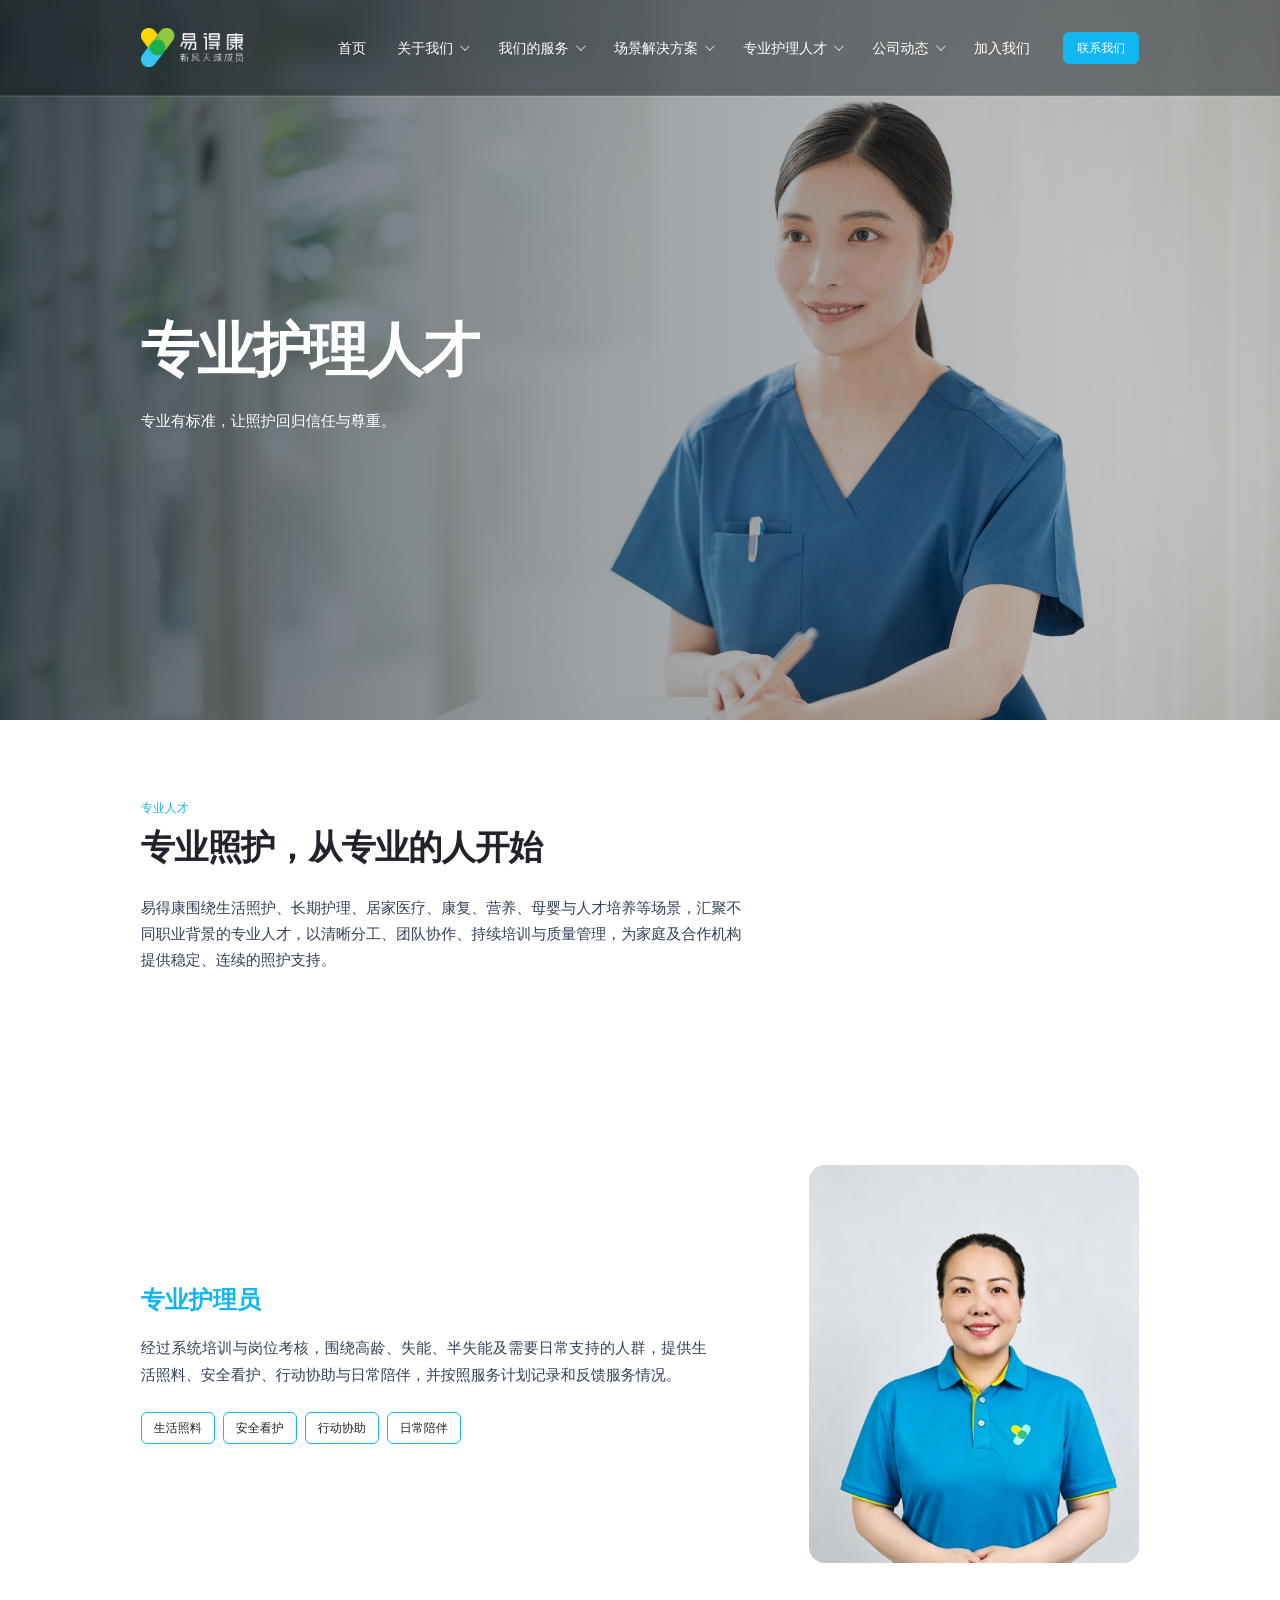
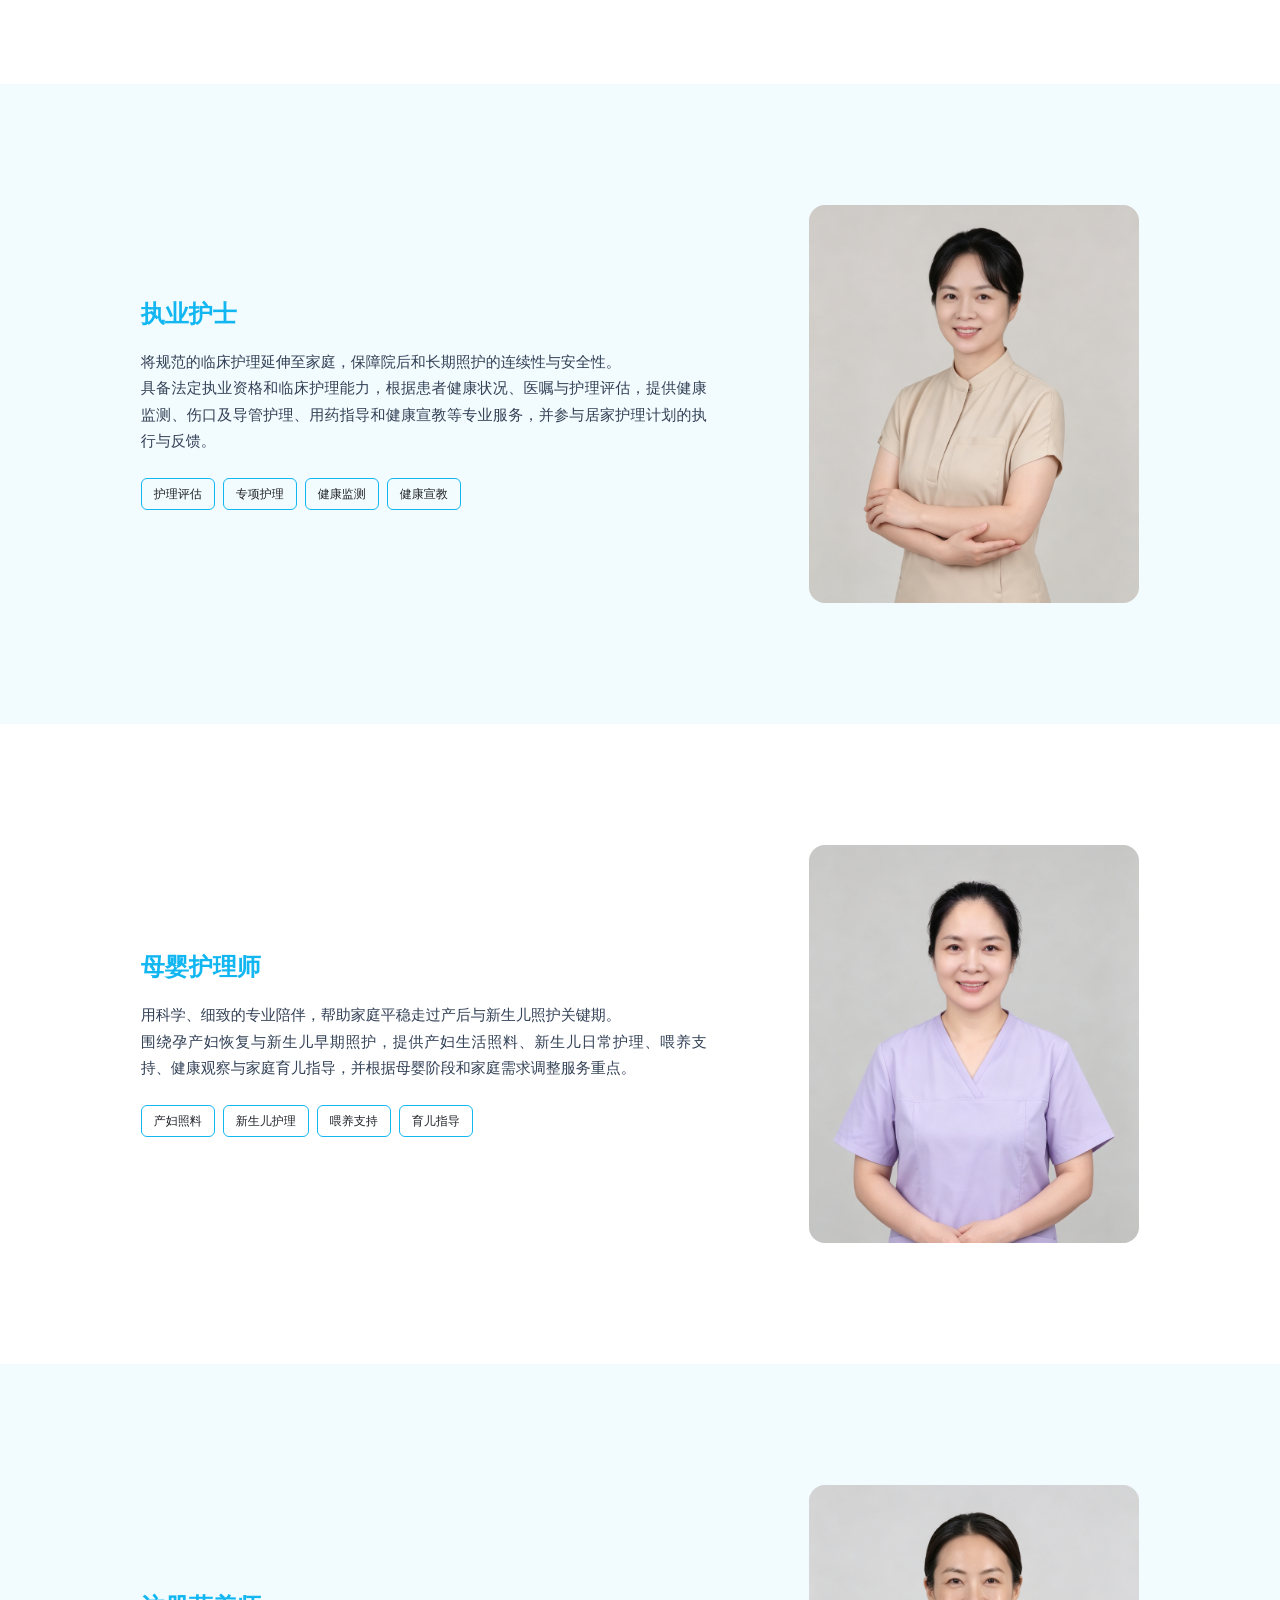
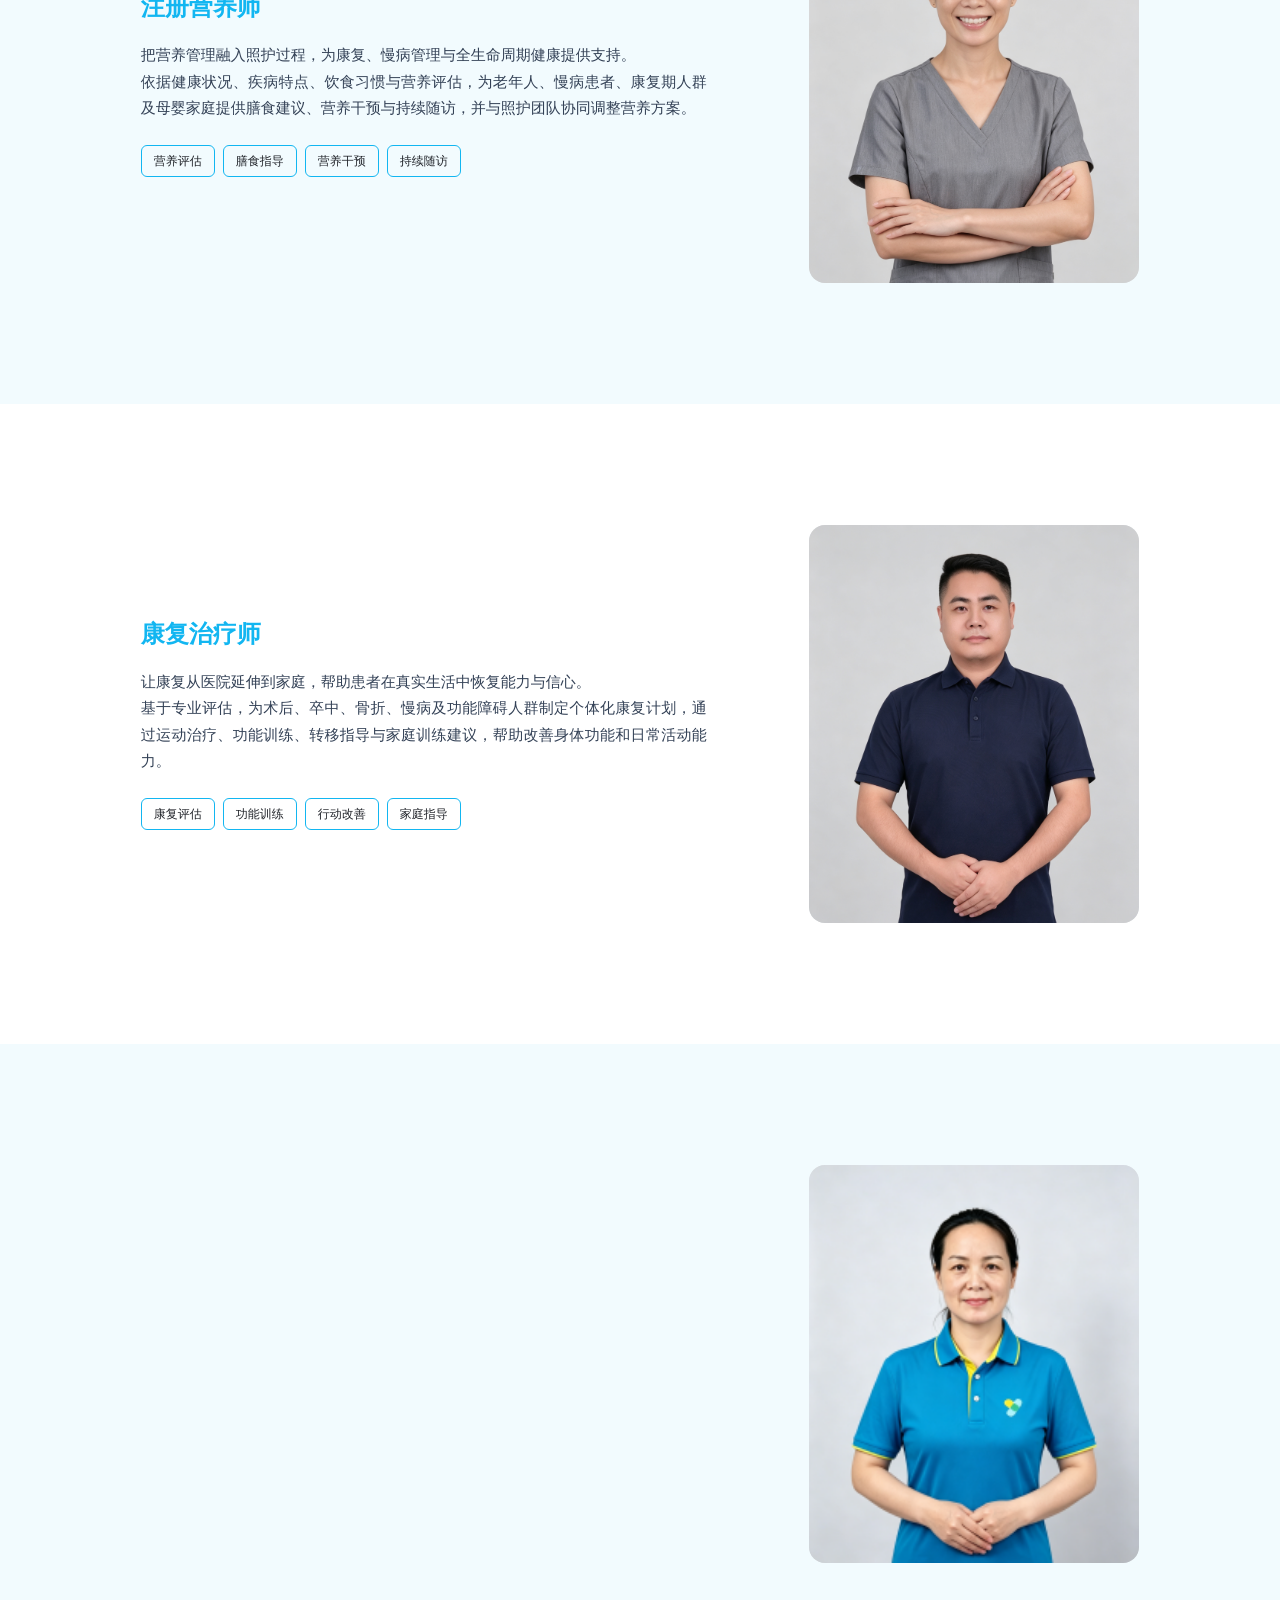
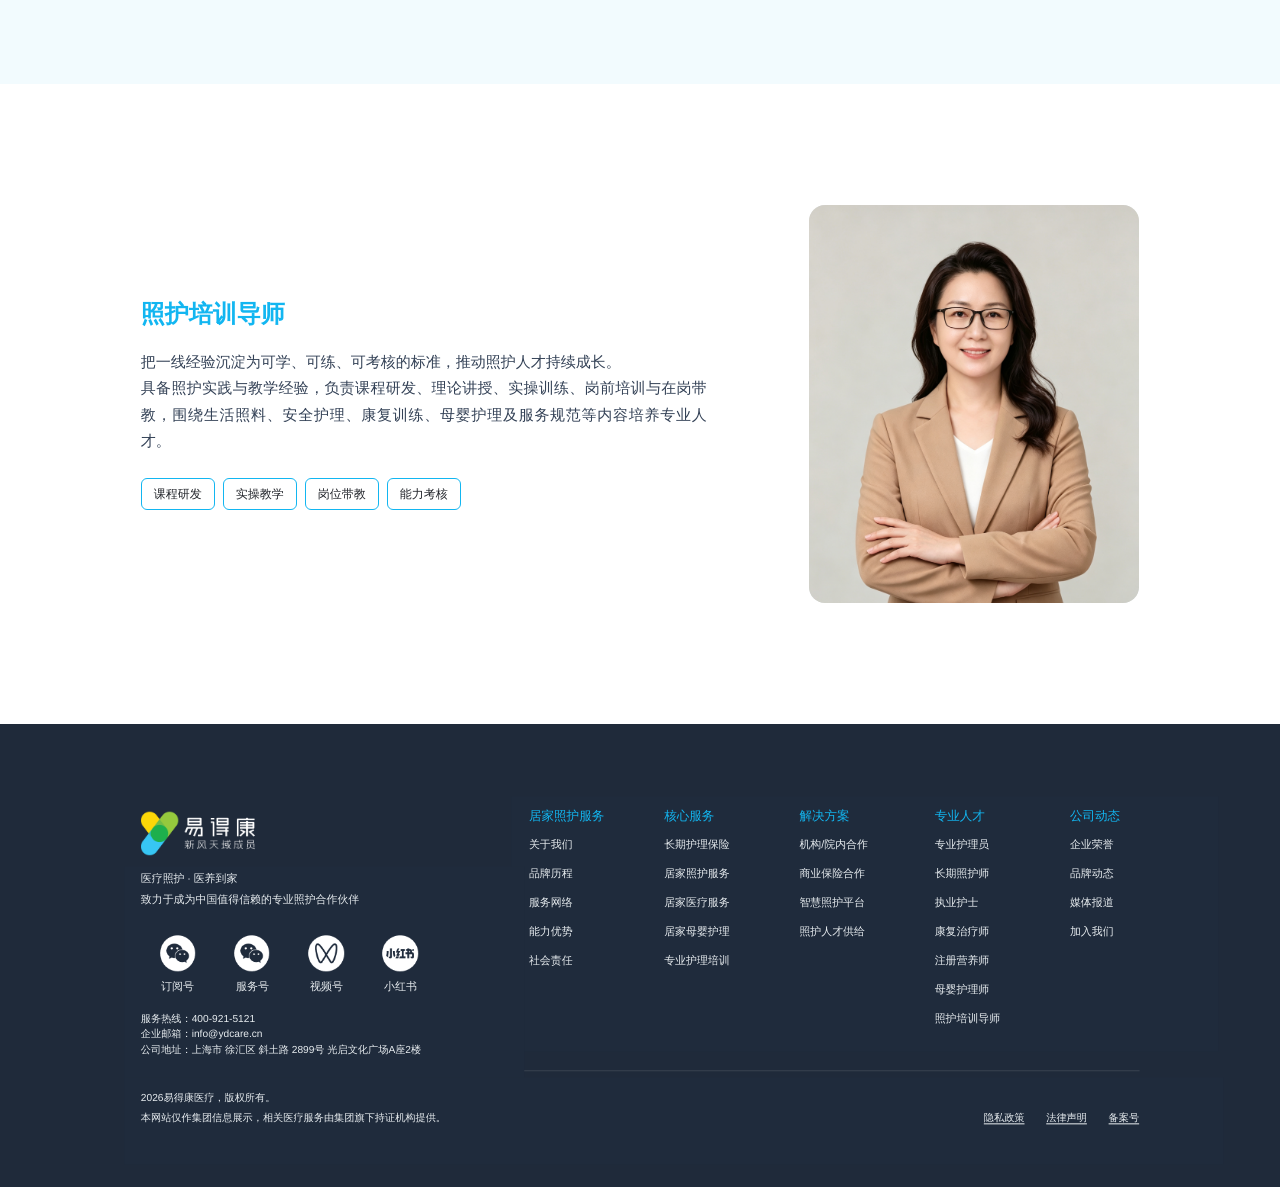
<file: 专业护理人才.html>
<!doctype html>
<html lang="zh-CN" class="page-restoring">
<head>
  <meta charset="utf-8">
  <meta name="viewport" content="width=device-width,initial-scale=1">
  <meta name="description" content="专业护理人才｜易得康医疗">
  <title>专业护理人才｜易得康医疗</title>
<link rel="icon" type="image/x-icon" sizes="16x16 32x32 48x48 64x64" href="favicon.ico?v=20260831-ydcare">
<link rel="icon" type="image/png" sizes="32x32" href="favicon-32x32.png?v=20260831-ydcare">
<link rel="icon" type="image/svg+xml" sizes="any" href="favicon.svg?v=20260831-ydcare">
<link rel="apple-touch-icon" sizes="180x180" href="apple-touch-icon.png?v=20260831-ydcare">
  <link rel="stylesheet" href="ydc-common.css">
  <script>if('scrollRestoration' in history) history.scrollRestoration='manual'</script>
  <style>
    .talent-intro {
      padding: clamp(78px, 6.25vw, 120px) 0 clamp(70px, 5vw, 96px);
      background: #fff;
    }

    .talent-intro .ydc-title {
      margin-top: 0;
    }

    .talent-intro .ydc-body {
      max-width: 72ch;
      margin: clamp(24px, 2vw, 38px) 0 0;
    }

    .talent-list {
      background: #fff;
    }

    .talent-row {
      min-height: 640px;
      display: flex;
      align-items: center;
      padding-inline: max(var(--ydc-safe-gutter), calc((100vw - var(--ydc-content)) / 2));
      background: #fff;
    }

    .talent-row:nth-child(even) {
      background: #f2fbfe;
    }

    .talent-row-inner {
      /* 与页面标题共用同一内容安全线，不再重复向内缩进。 */
      width: 100%;
      max-width: var(--ydc-content);
      min-height: 640px;
      margin-inline: auto;
      display: grid;
      grid-template-columns: minmax(0, 710px) clamp(330px, 21.4vw, 411px);
      justify-content: space-between;
      align-items: center;
      gap: clamp(72px, 8vw, 154px);
    }

    .talent-copy {
      align-self: center;
    }

    .talent-role {
      margin: 0 0 clamp(20px, 1.6vw, 30px);
      color: var(--ydc-blue);
      font-size: var(--ydc-h3);
      line-height: 1.3;
      font-weight: 600;
    }

    .talent-copy .ydc-body {
      margin: 0;
      max-width: 710px;
    }

    .talent-copy .ydc-tags {
      display: flex;
      flex-wrap: wrap;
      align-items: center;
      gap: 8px;
      max-width: 710px;
      margin-top: clamp(18px, 1.8vw, 34px);
    }

    .talent-copy .ydc-tag {
      flex: 0 0 auto;
      width: auto;
      height: 32px;
      min-height: 32px;
      padding: 0 12px;
      border-width: 1px;
      border-radius: var(--ydc-r-sm);
      font-size: var(--ydc-small);
      line-height: 1.4;
      white-space: nowrap;
    }

    .talent-photo {
      width: 100%;
      aspect-ratio: 411 / 496;
      display: block;
      object-fit: cover;
      object-position: center top;
      border-radius: var(--ydc-r-lg);
      background: #e9eef1;
    }

    @media (max-width: 1180px) {
      .talent-row,
      .talent-row-inner {
        min-height: 560px;
      }

      .talent-row-inner {
        grid-template-columns: minmax(0, 1fr) minmax(290px, 34%);
        gap: 54px;
      }

      .talent-copy .ydc-tags { gap: 8px; }
    }

    @media (max-width: 760px) {
      .talent-intro {
        padding: 66px 0 58px;
      }

      .talent-row {
        min-height: 0;
        padding: 62px 0;
      }

      .talent-row-inner {
        width: calc(100% - 40px);
        min-height: 0;
        grid-template-columns: 1fr;
        gap: 34px;
      }

      .talent-photo {
        width: min(100%, 410px);
        justify-self: center;
      }
    }
  </style>
</head>
<body>
  <div data-ydc-header></div>

  <main>
    <section class="ydc-hero">
      <img class="ydc-hero-bg" src="网站切图/内页/figma-原型资源/images/091d487d25d21fd88daa3d410a6e7054f2765b40.jpg" alt="专业护理人才">
      <div class="ydc-container ydc-hero-copy">
        <h1>专业护理人才</h1>
        <p>专业有标准，让照护回归信任与尊重。</p>
      </div>
    </section>

    <section class="talent-intro">
      <div class="ydc-container">
        <p class="ydc-kicker">专业人才</p>
        <h2 class="ydc-title">专业照护，从专业的人开始</h2>
        <p class="ydc-body">易得康围绕生活照护、长期护理、居家医疗、康复、营养、母婴与人才培养等场景，汇聚不同职业背景的专业人才，以清晰分工、团队协作、持续培训与质量管理，为家庭及合作机构提供稳定、连续的照护支持。</p>
      </div>
    </section>

    <div class="talent-list">
      <section class="talent-row" id="专业护理员">
        <div class="talent-row-inner">
          <div class="talent-copy ydc-reveal">
            <h2 class="talent-role">专业护理员</h2>
            <p class="ydc-body">经过系统培训与岗位考核，围绕高龄、失能、半失能及需要日常支持的人群，提供生活照料、安全看护、行动协助与日常陪伴，并按照服务计划记录和反馈服务情况。</p>
            <div class="ydc-tags"><span class="ydc-tag">生活照料</span><span class="ydc-tag">安全看护</span><span class="ydc-tag">行动协助</span><span class="ydc-tag">日常陪伴</span></div>
          </div>
          <img class="talent-photo ydc-reveal" src="网站切图/内页/专业护理人才/01-专业护理员.png" alt="专业护理员">
        </div>
      </section>

      <section class="talent-row" id="执业护士">
        <div class="talent-row-inner">
          <div class="talent-copy ydc-reveal">
            <h2 class="talent-role">执业护士</h2>
            <p class="ydc-body">将规范的临床护理延伸至家庭，保障院后和长期照护的连续性与安全性。<br>具备法定执业资格和临床护理能力，根据患者健康状况、医嘱与护理评估，提供健康监测、伤口及导管护理、用药指导和健康宣教等专业服务，并参与居家护理计划的执行与反馈。</p>
            <div class="ydc-tags"><span class="ydc-tag">护理评估</span><span class="ydc-tag">专项护理</span><span class="ydc-tag">健康监测</span><span class="ydc-tag">健康宣教</span></div>
          </div>
          <img class="talent-photo ydc-reveal" src="网站切图/内页/专业护理人才/02-执业护士.png" alt="执业护士">
        </div>
      </section>

      <section class="talent-row" id="母婴护理师">
        <div class="talent-row-inner">
          <div class="talent-copy ydc-reveal">
            <h2 class="talent-role">母婴护理师</h2>
            <p class="ydc-body">用科学、细致的专业陪伴，帮助家庭平稳走过产后与新生儿照护关键期。<br>围绕孕产妇恢复与新生儿早期照护，提供产妇生活照料、新生儿日常护理、喂养支持、健康观察与家庭育儿指导，并根据母婴阶段和家庭需求调整服务重点。</p>
            <div class="ydc-tags"><span class="ydc-tag">产妇照料</span><span class="ydc-tag">新生儿护理</span><span class="ydc-tag">喂养支持</span><span class="ydc-tag">育儿指导</span></div>
          </div>
          <img class="talent-photo ydc-reveal" src="网站切图/内页/专业护理人才/03-母婴护理师.png" alt="母婴护理师">
        </div>
      </section>

      <section class="talent-row" id="注册营养师">
        <div class="talent-row-inner">
          <div class="talent-copy ydc-reveal">
            <h2 class="talent-role">注册营养师</h2>
            <p class="ydc-body">把营养管理融入照护过程，为康复、慢病管理与全生命周期健康提供支持。<br>依据健康状况、疾病特点、饮食习惯与营养评估，为老年人、慢病患者、康复期人群及母婴家庭提供膳食建议、营养干预与持续随访，并与照护团队协同调整营养方案。</p>
            <div class="ydc-tags"><span class="ydc-tag">营养评估</span><span class="ydc-tag">膳食指导</span><span class="ydc-tag">营养干预</span><span class="ydc-tag">持续随访</span></div>
          </div>
          <img class="talent-photo ydc-reveal" src="网站切图/内页/专业护理人才/04-注册营养师.png" alt="注册营养师">
        </div>
      </section>

      <section class="talent-row" id="康复治疗师">
        <div class="talent-row-inner">
          <div class="talent-copy ydc-reveal">
            <h2 class="talent-role">康复治疗师</h2>
            <p class="ydc-body">让康复从医院延伸到家庭，帮助患者在真实生活中恢复能力与信心。<br>基于专业评估，为术后、卒中、骨折、慢病及功能障碍人群制定个体化康复计划，通过运动治疗、功能训练、转移指导与家庭训练建议，帮助改善身体功能和日常活动能力。</p>
            <div class="ydc-tags"><span class="ydc-tag">康复评估</span><span class="ydc-tag">功能训练</span><span class="ydc-tag">行动改善</span><span class="ydc-tag">家庭指导</span></div>
          </div>
          <img class="talent-photo ydc-reveal" src="网站切图/内页/专业护理人才/05-康复治疗师.png" alt="康复治疗师">
        </div>
      </section>

      <section class="talent-row" id="长期照护师">
        <div class="talent-row-inner">
          <div class="talent-copy ydc-reveal">
            <h2 class="talent-role">长期照护师</h2>
            <p class="ydc-body">连接制度保障与家庭需要，提升失能照护的专业化和职业化水平。<br>面向失能人员及有长期照护需求的人群，提供基本生活照料以及与之密切相关的护理协助、功能维护、风险识别和心理支持。</p>
            <div class="ydc-tags"><span class="ydc-tag">失能照护</span><span class="ydc-tag">功能维护</span><span class="ydc-tag">风险识别</span><span class="ydc-tag">心理支持</span></div>
          </div>
          <img class="talent-photo ydc-reveal" src="网站切图/内页/专业护理人才/06-长期照护师.png" alt="长期照护师">
        </div>
      </section>

      <section class="talent-row" id="照护培训导师">
        <div class="talent-row-inner">
          <div class="talent-copy ydc-reveal">
            <h2 class="talent-role">照护培训导师</h2>
            <p class="ydc-body">把一线经验沉淀为可学、可练、可考核的标准，推动照护人才持续成长。<br>具备照护实践与教学经验，负责课程研发、理论讲授、实操训练、岗前培训与在岗带教，围绕生活照料、安全护理、康复训练、母婴护理及服务规范等内容培养专业人才。</p>
            <div class="ydc-tags"><span class="ydc-tag">课程研发</span><span class="ydc-tag">实操教学</span><span class="ydc-tag">岗位带教</span><span class="ydc-tag">能力考核</span></div>
          </div>
          <img class="talent-photo ydc-reveal" src="网站切图/内页/专业护理人才/07-照护培训导师.png" alt="照护培训导师">
        </div>
      </section>
    </div>
  </main>

  <div data-ydc-footer></div>
  <script src="ydc-common.js"></script>
</body>
</html>
</file>
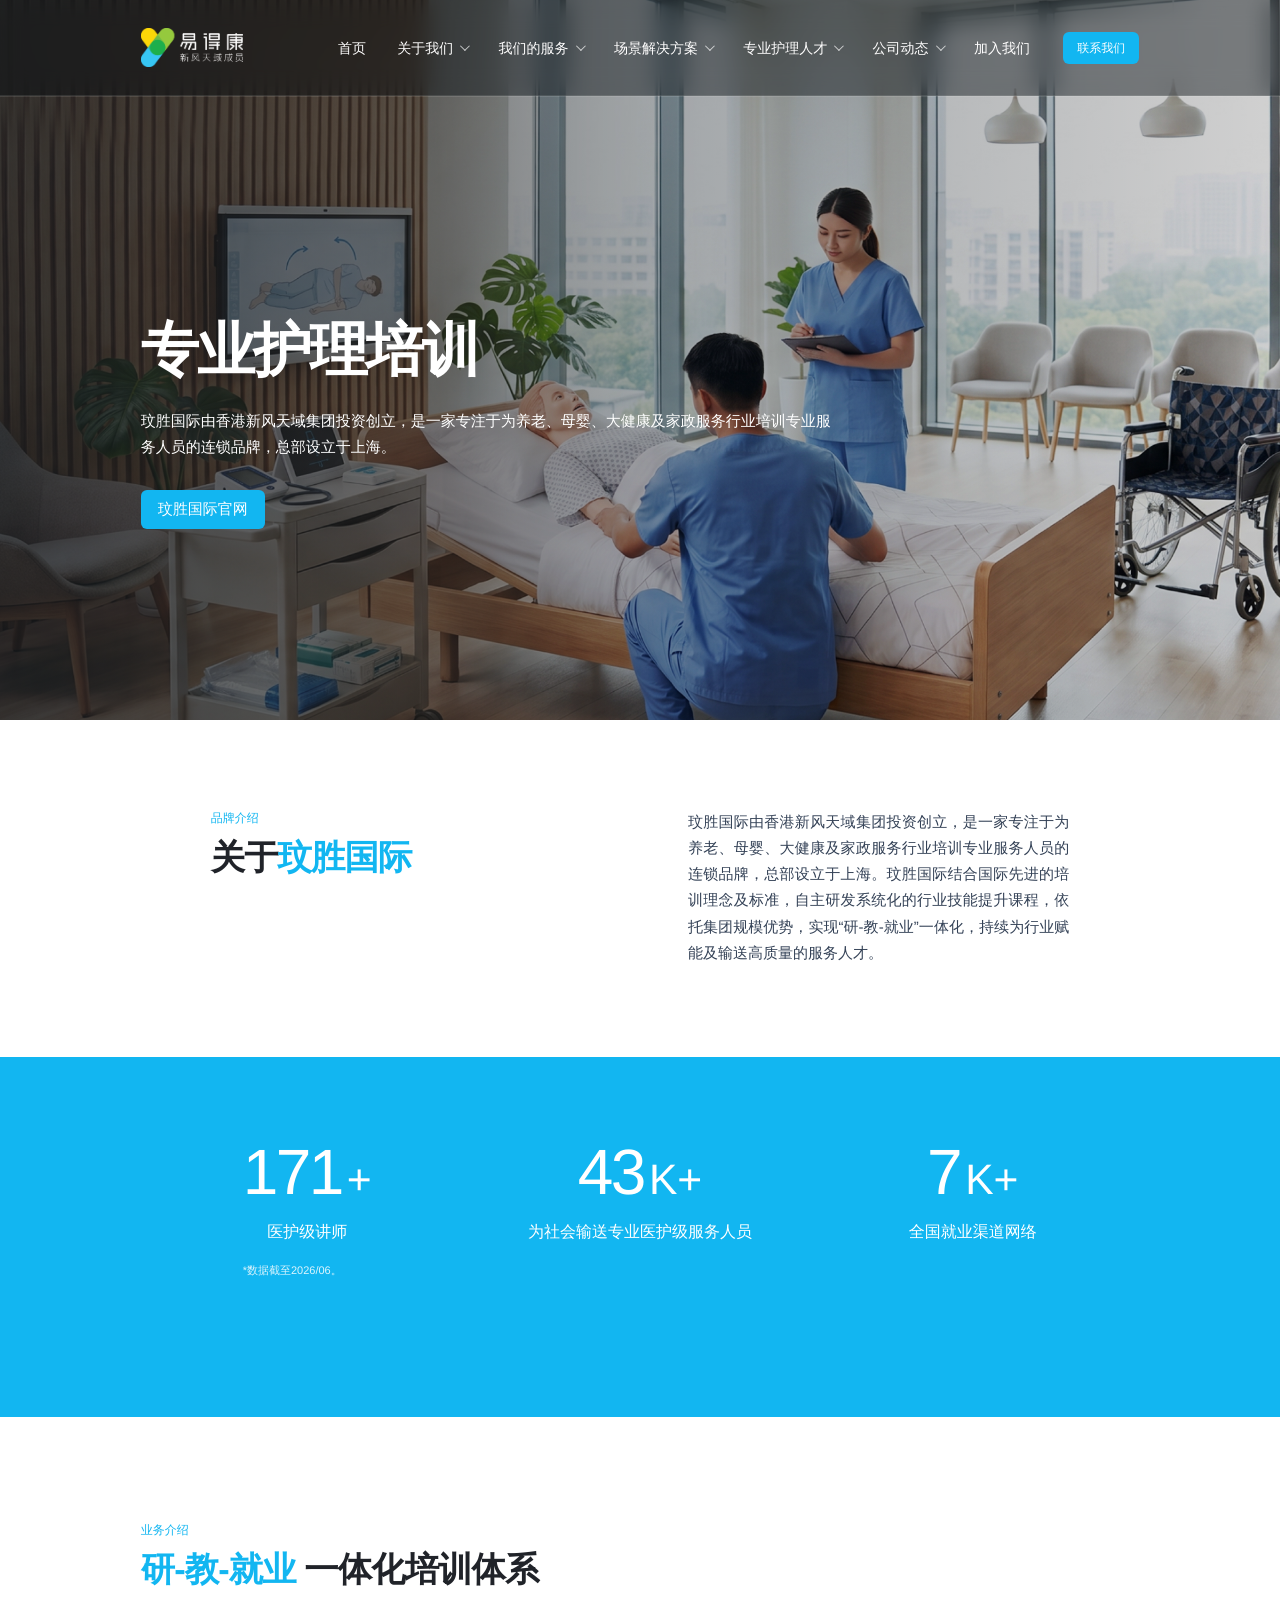
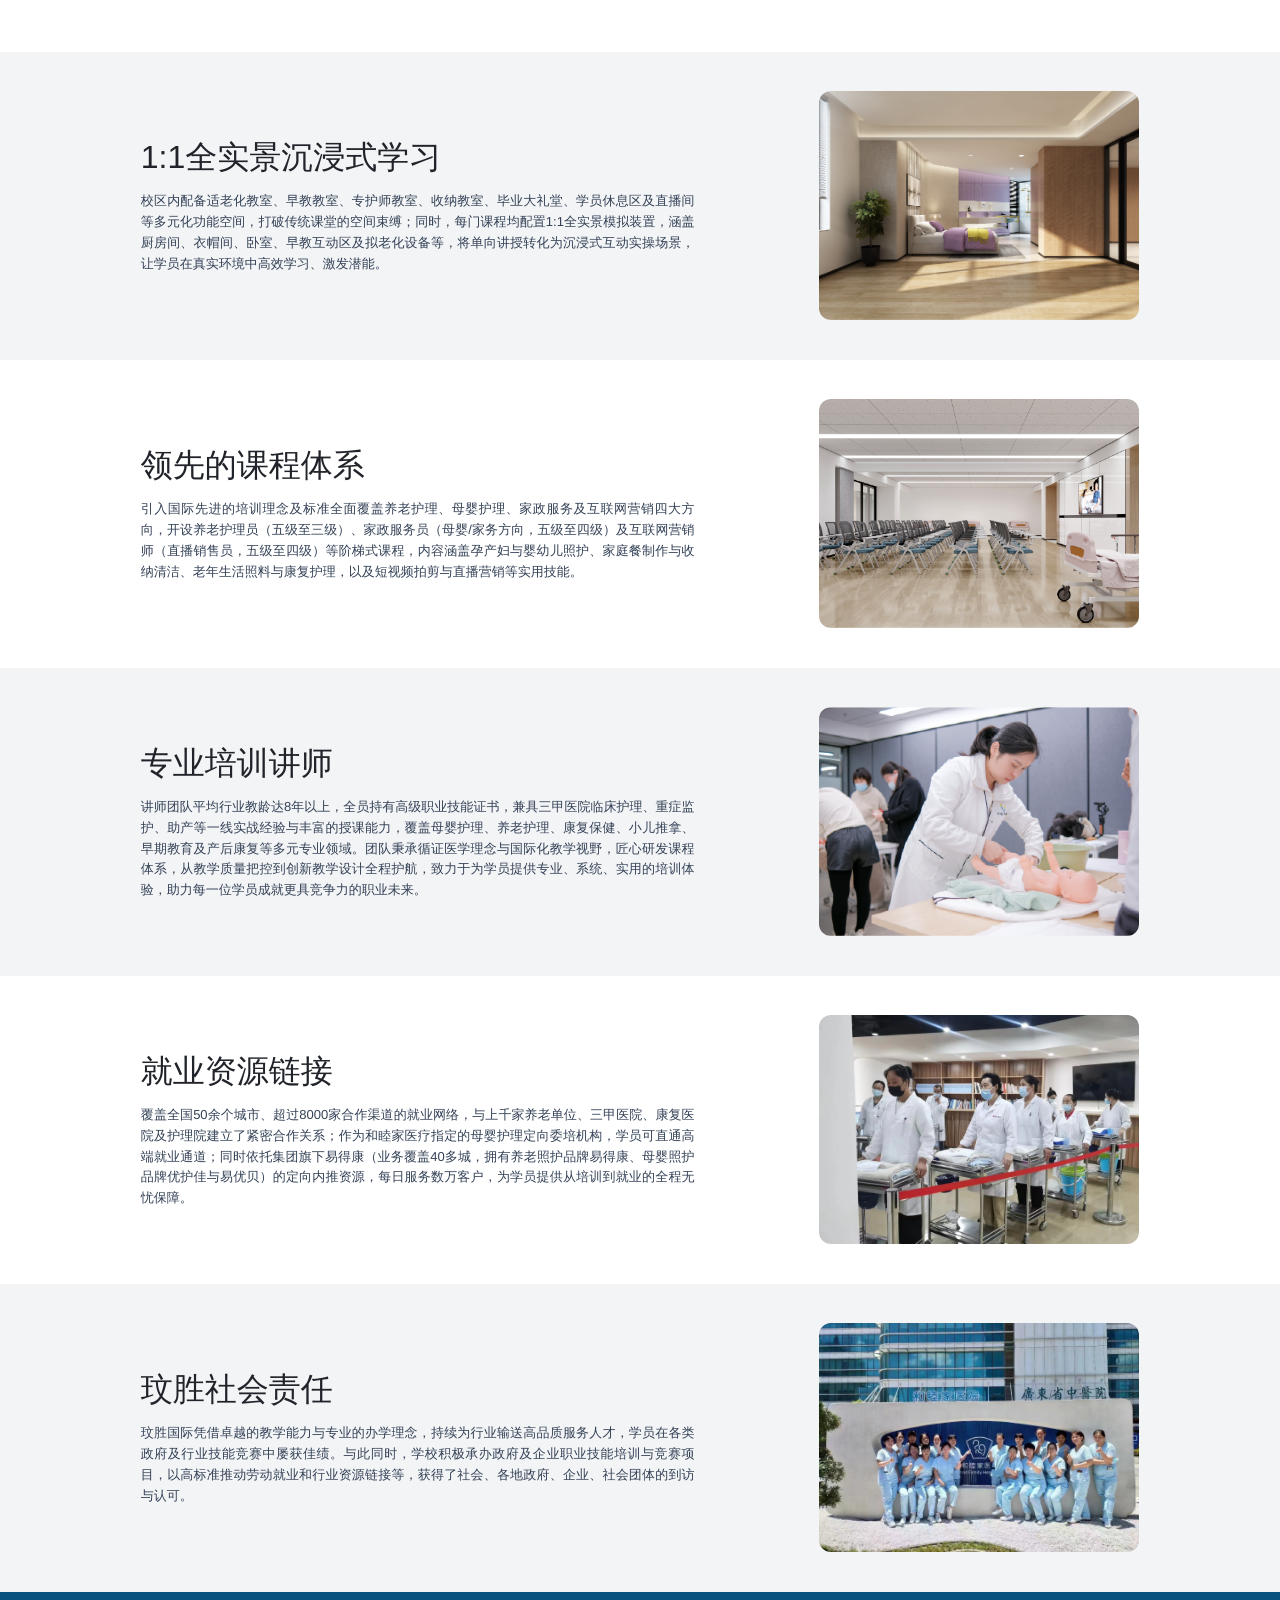
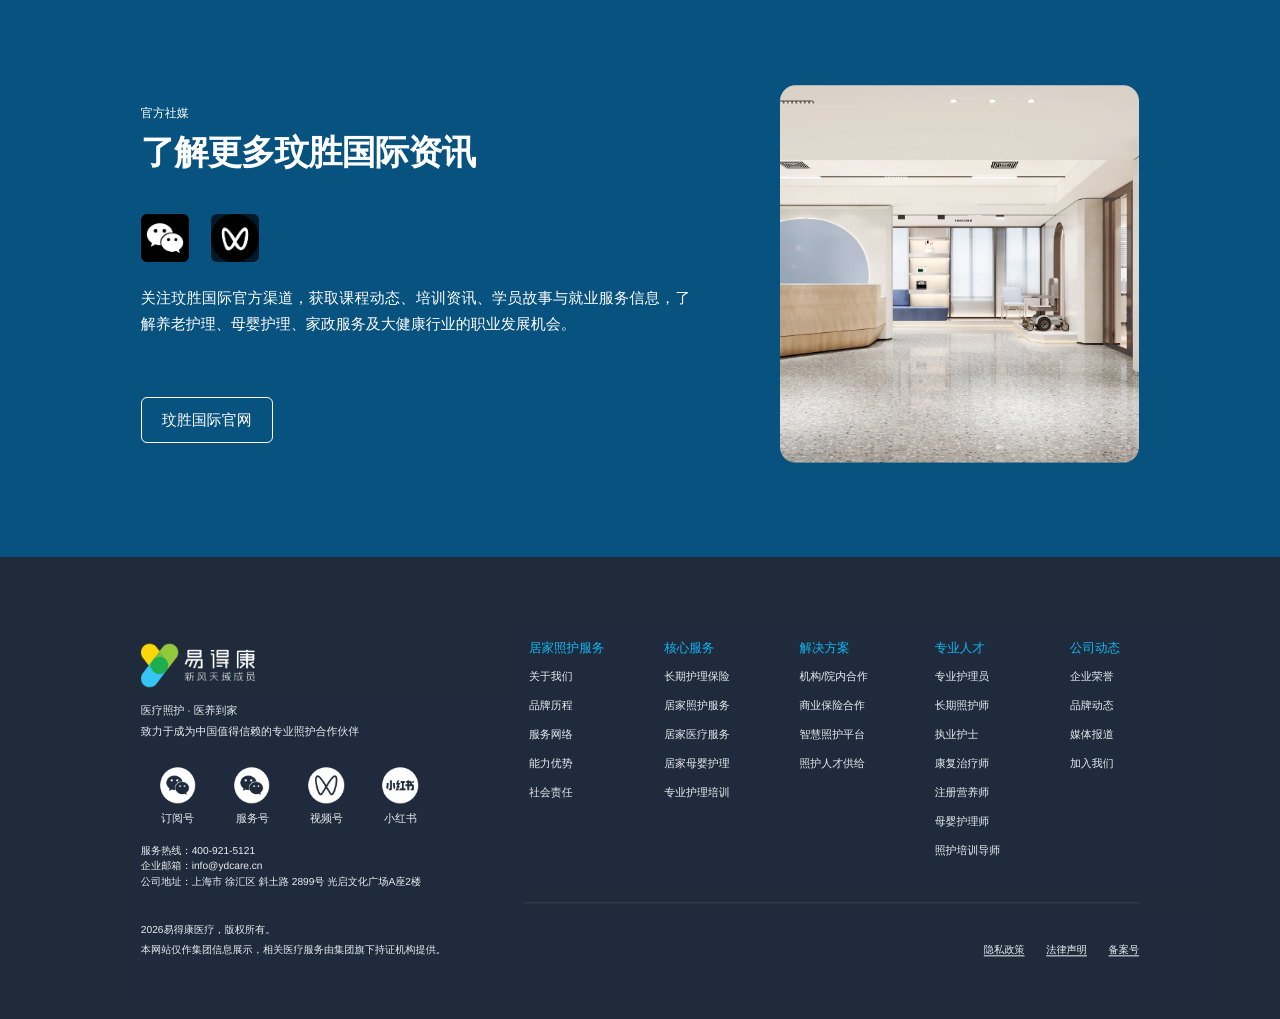
<file: 专业护理培训.html>
<!doctype html><html lang="zh-CN" class="page-restoring"><head><meta charset="utf-8"><meta name="viewport" content="width=device-width,initial-scale=1"><meta name="description" content="专业护理培训｜易得康医疗"><title>专业护理培训｜易得康医疗</title>
<link rel="icon" type="image/x-icon" sizes="16x16 32x32 48x48 64x64" href="favicon.ico?v=20260831-ydcare">
<link rel="icon" type="image/png" sizes="32x32" href="favicon-32x32.png?v=20260831-ydcare">
<link rel="icon" type="image/svg+xml" sizes="any" href="favicon.svg?v=20260831-ydcare">
<link rel="apple-touch-icon" sizes="180x180" href="apple-touch-icon.png?v=20260831-ydcare"><link rel="stylesheet" href="ydc-common.css"><script>if('scrollRestoration'in history)history.scrollRestoration='manual'</script></head><body><div data-ydc-header></div><main><section class="ydc-hero"><img class="ydc-hero-bg" src="素材/图片替换/68475811b70d8016d28299e4116f873c.jpg" alt=""><div class="ydc-container ydc-hero-copy"><h1>专业护理培训</h1><p><span>玟胜国际由香港新风天域集团投资创立，是一家专注于为养老、母婴、大健康及家政服务行业培训专业服务人员的连锁品牌，总部设立于上海。</span><span class="ydc-hero-description-sizer" aria-hidden="true">优护佳秉承「科学母婴护理」的品牌理念，坚持「循证医学」原则，开创业内知名的「专护师」培训体系，致力于为新生代家庭提供全周期、高品质的居家母婴护理新体验。</span></p><a class="ydc-btn" href="https://www.wenshengguoji.com" target="_blank" rel="noopener noreferrer">玟胜国际官网</a></div></section><section class="ydc-section"><div class="ydc-container"><div class="ydc-intro ydc-inner ydc-reveal"><div><p class="ydc-kicker">品牌介绍</p><h2 class="ydc-title">关于<span class="ydc-blue">玟胜国际</span></h2></div><p class="ydc-body">玟胜国际由香港新风天域集团投资创立，是一家专注于为养老、母婴、大健康及家政服务行业培训专业服务人员的连锁品牌，总部设立于上海。玟胜国际结合国际先进的培训理念及标准，自主研发系统化的行业技能提升课程，依托集团规模优势，实现“研-教-就业”一体化，持续为行业赋能及输送高质量的服务人才。</p></div></div></section><section class="ydc-stat-band"><div class="ydc-container ydc-stats "><div class="ydc-stat has-data-note"><strong>200+</strong><b class="ydc-stat-sizer" data-suffix="+" aria-hidden="true">200</b><span>医护级讲师</span><p class="ydc-stat-note">*数据截至2026/06。</p></div><div class="ydc-stat"><strong>50K+</strong><span>为社会输送专业医护级服务人员</span></div><div class="ydc-stat"><strong>8K+</strong><span>全国就业渠道网络</span></div></div></section><section class="ydc-section ydc-business"><div class="ydc-container"><div class="ydc-section-head compact"><p class="ydc-kicker">业务介绍</p><h2 class="ydc-title"><span class="ydc-blue">研-教-就业</span> 一体化培训体系</h2></div><div class="ydc-product-list"><article class="ydc-product-card ydc-reveal"><div class="ydc-product-copy"><h3>1:1全实景沉浸式学习</h3><p class="ydc-body">校区内配备适老化教室、早教教室、专护师教室、收纳教室、毕业大礼堂、学员休息区及直播间等多元化功能空间，打破传统课堂的空间束缚；同时，每门课程均配置1:1全实景模拟装置，涵盖厨房间、衣帽间、卧室、早教互动区及拟老化设备等，将单向讲授转化为沉浸式互动实操场景，让学员在真实环境中高效学习、激发潜能。</p></div><img class="ydc-product-media" src="网站切图/内页/figma-原型资源/images/79adfaa5b183a868551bcd0ee32220989adf82b3.png" alt="1:1全实景沉浸式学习"></article><article class="ydc-product-card ydc-reveal"><div class="ydc-product-copy"><h3>领先的课程体系</h3><p class="ydc-body">引入国际先进的培训理念及标准全面覆盖养老护理、母婴护理、家政服务及互联网营销四大方向，开设养老护理员（五级至三级）、家政服务员（母婴/家务方向，五级至四级）及互联网营销师（直播销售员，五级至四级）等阶梯式课程，内容涵盖孕产妇与婴幼儿照护、家庭餐制作与收纳清洁、老年生活照料与康复护理，以及短视频拍剪与直播营销等实用技能。</p></div><img class="ydc-product-media" src="网站切图/内页/figma-原型资源/images/5cc9c7e5a7cd51e0ec4af376417b717a01128710.png" alt="领先的课程体系"></article><article class="ydc-product-card ydc-reveal"><div class="ydc-product-copy"><h3>专业培训讲师</h3><p class="ydc-body">讲师团队平均行业教龄达8年以上，全员持有高级职业技能证书，兼具三甲医院临床护理、重症监护、助产等一线实战经验与丰富的授课能力，覆盖母婴护理、养老护理、康复保健、小儿推拿、早期教育及产后康复等多元专业领域。团队秉承循证医学理念与国际化教学视野，匠心研发课程体系，从教学质量把控到创新教学设计全程护航，致力于为学员提供专业、系统、实用的培训体验，助力每一位学员成就更具竞争力的职业未来。</p></div><img class="ydc-product-media" src="网站切图/内页/figma-原型资源/images/a04b0bc6356923ac276c9f81ec8327e3179b93f0.png" alt="专业培训讲师"></article><article class="ydc-product-card ydc-reveal"><div class="ydc-product-copy"><h3>玟胜社会责任</h3><p class="ydc-body">玟胜国际凭借卓越的教学能力与专业的办学理念，持续为行业输送高品质服务人才，学员在各类政府及行业技能竞赛中屡获佳绩。与此同时，学校积极承办政府及企业职业技能培训与竞赛项目，以高标准推动劳动就业和行业资源链接等，获得了社会、各地政府、企业、社会团体的到访与认可。</p></div><img class="ydc-product-media" src="网站切图/内页/figma-原型资源/images/45caea878155f081f4d0e5404d6598b14a530a48.jpg" alt="玟胜社会责任"></article><article id="talent-supply" class="ydc-product-card ydc-reveal"><div class="ydc-product-copy"><h3>就业资源链接</h3><p class="ydc-body">覆盖全国50余个城市、超过8000家合作渠道的就业网络，与上千家养老单位、三甲医院、康复医院及护理院建立了紧密合作关系；作为和睦家医疗指定的母婴护理定向委培机构，学员可直通高端就业通道；同时依托集团旗下易得康（业务覆盖40多城，拥有养老照护品牌易得康、母婴照护品牌优护佳与易优贝）的定向内推资源，每日服务数万客户，为学员提供从培训到就业的全程无忧保障。</p></div><img class="ydc-product-media" src="网站切图/内页/figma-原型资源/images/9197fcdae77e3ec1d35372b021c1029c30ecab1a.jpg" alt="就业资源链接"></article></div></div></section><section class="ydc-section soft"><div class="ydc-container"><div class="ydc-social"><div><div class="ydc-section-head compact"><p class="ydc-kicker">官方社媒</p><h2 class="ydc-title">了解更多玟胜国际资讯</h2></div><div class="ydc-qr"><button type="button" class="ws-social-icon ydc-footer-social-item" aria-label="查看玟胜国际微信公众号二维码"><img src="网站切图/内页/figma-原型资源/images/564629d4afa0a45249aa09035b199ec7cc0f0acf.png" alt=""><span class="ydc-footer-social-qr" aria-hidden="true"><img src="社媒icon/二维码/玟胜社媒二维码/微信公众号.png" alt=""></span></button><button type="button" class="ws-social-icon ydc-footer-social-item" aria-label="查看玟胜国际视频号二维码"><img src="网站切图/内页/figma-原型资源/images/fb416533979da36e16c277212696a020bbfaf977.png" alt=""><span class="ydc-footer-social-qr" aria-hidden="true"><img class="ws-video-qr" src="社媒icon/二维码/玟胜社媒二维码/视频号.png" alt=""></span></button></div><p class="ydc-body">关注玟胜国际官方渠道，获取课程动态、培训资讯、学员故事与就业服务信息，了解养老护理、母婴护理、家政服务及大健康行业的职业发展机会。</p><a class="ydc-btn ydc-social-cta" href="https://www.wenshengguoji.com" target="_blank" rel="noopener noreferrer">玟胜国际官网</a></div><img src="网站切图/内页/figma-原型资源/images/8abbb0f10b9d79bdd8aea093fe59c414ef1678ce.png" alt="了解更多玟胜国际资讯"></div></div></section></main><div data-ydc-footer></div><script src="ydc-common.js"></script></body></html>
</file>
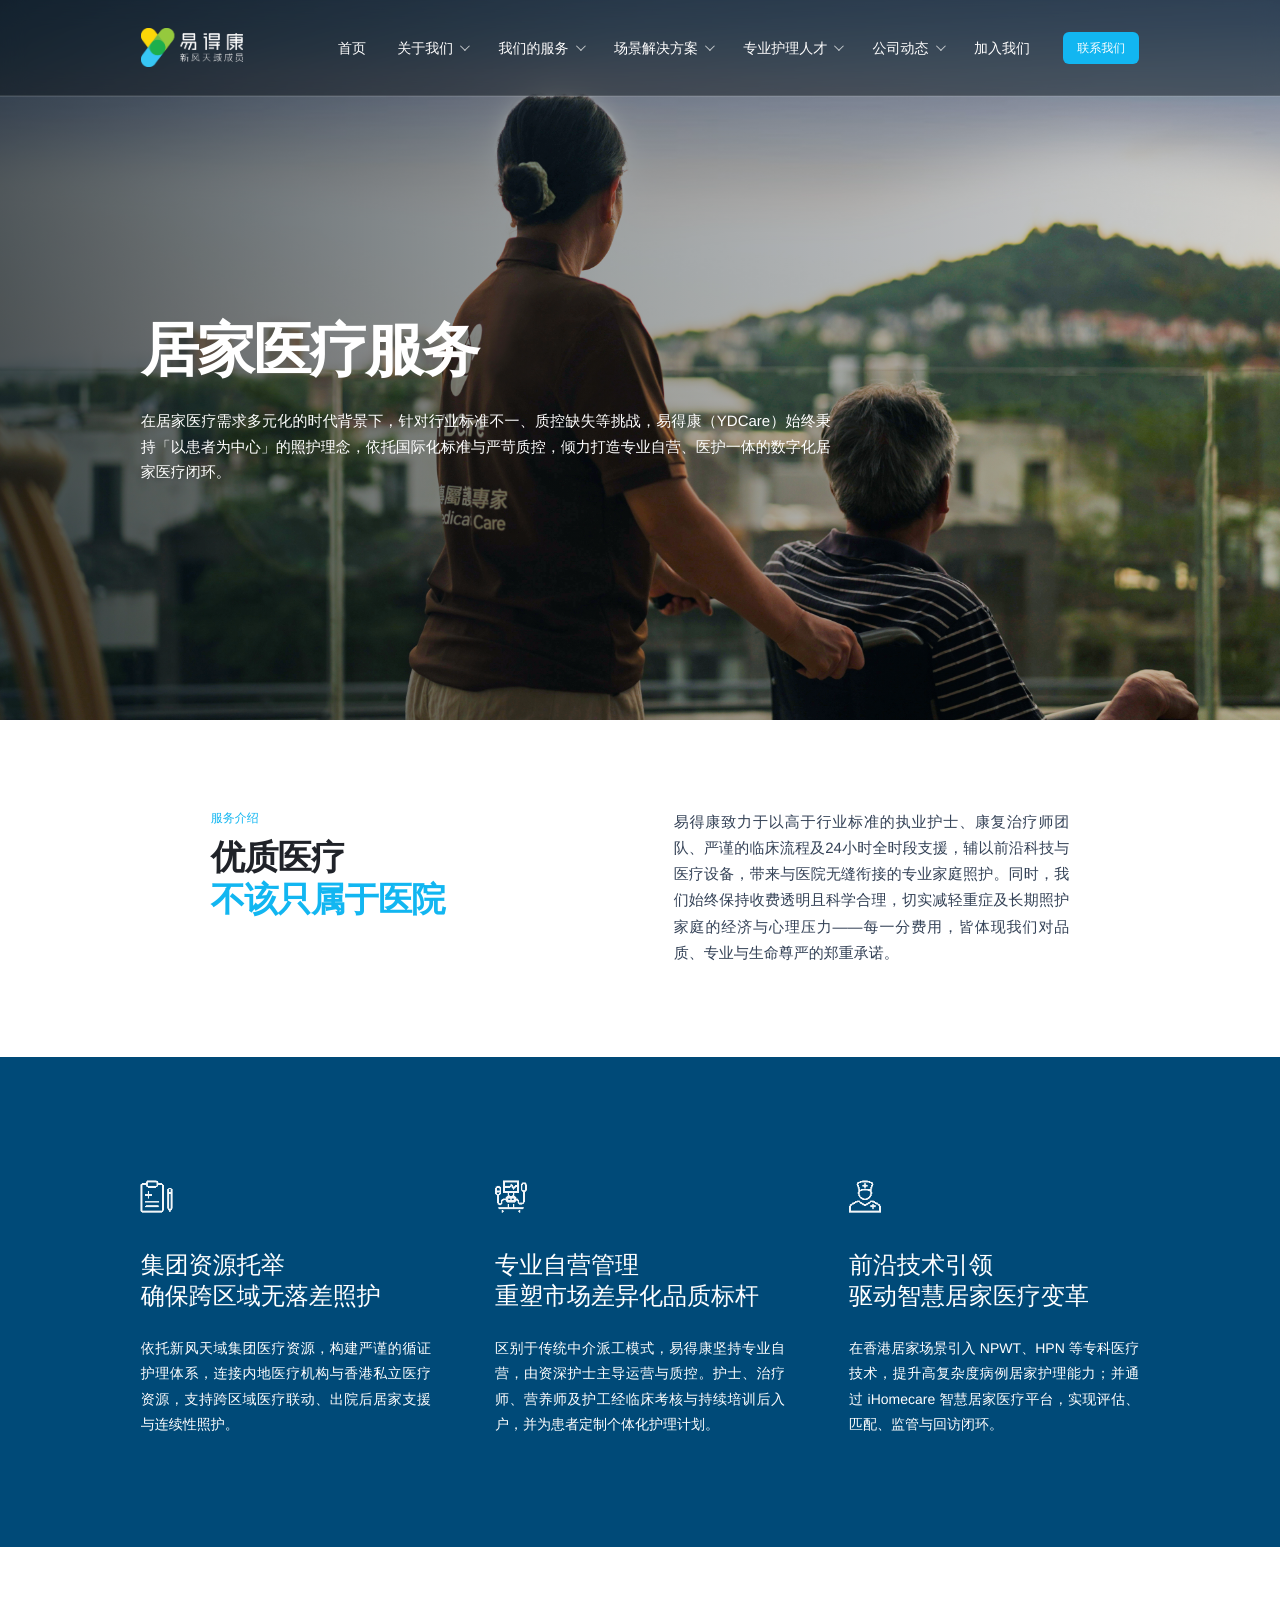
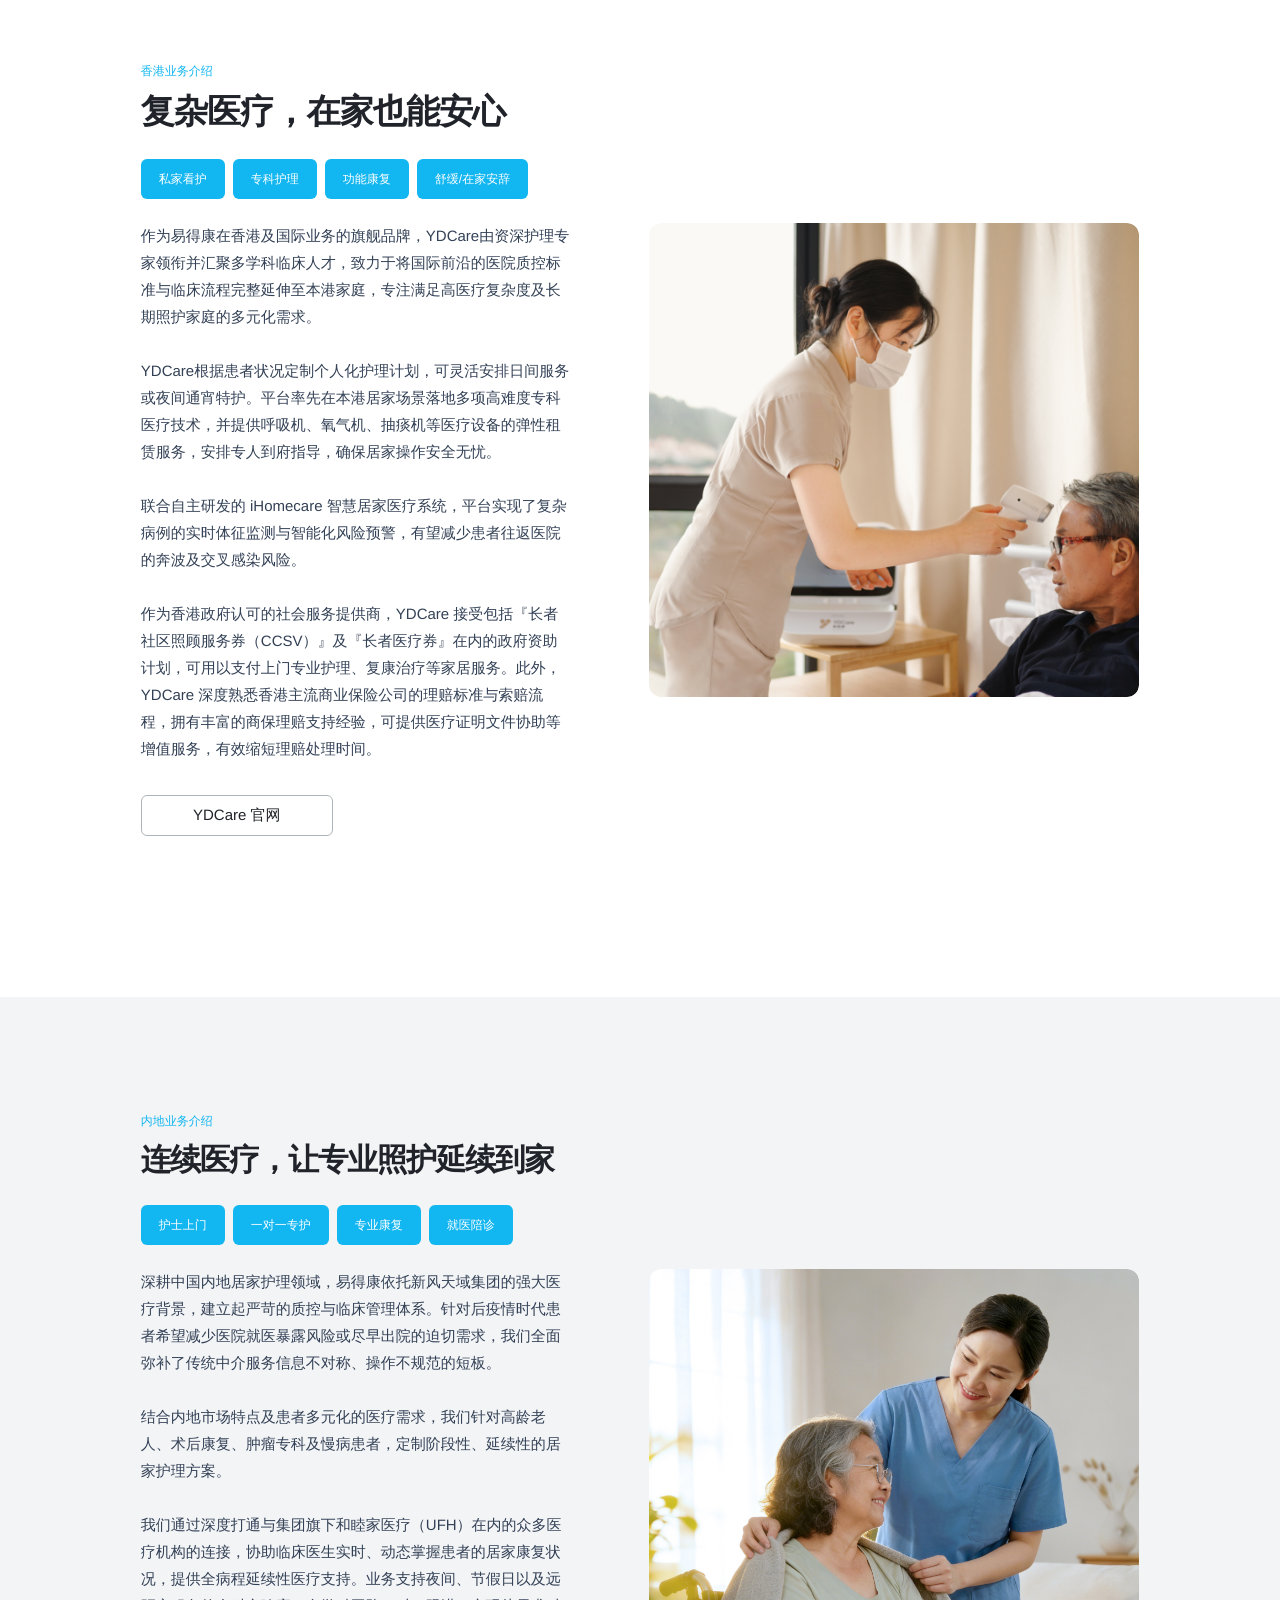
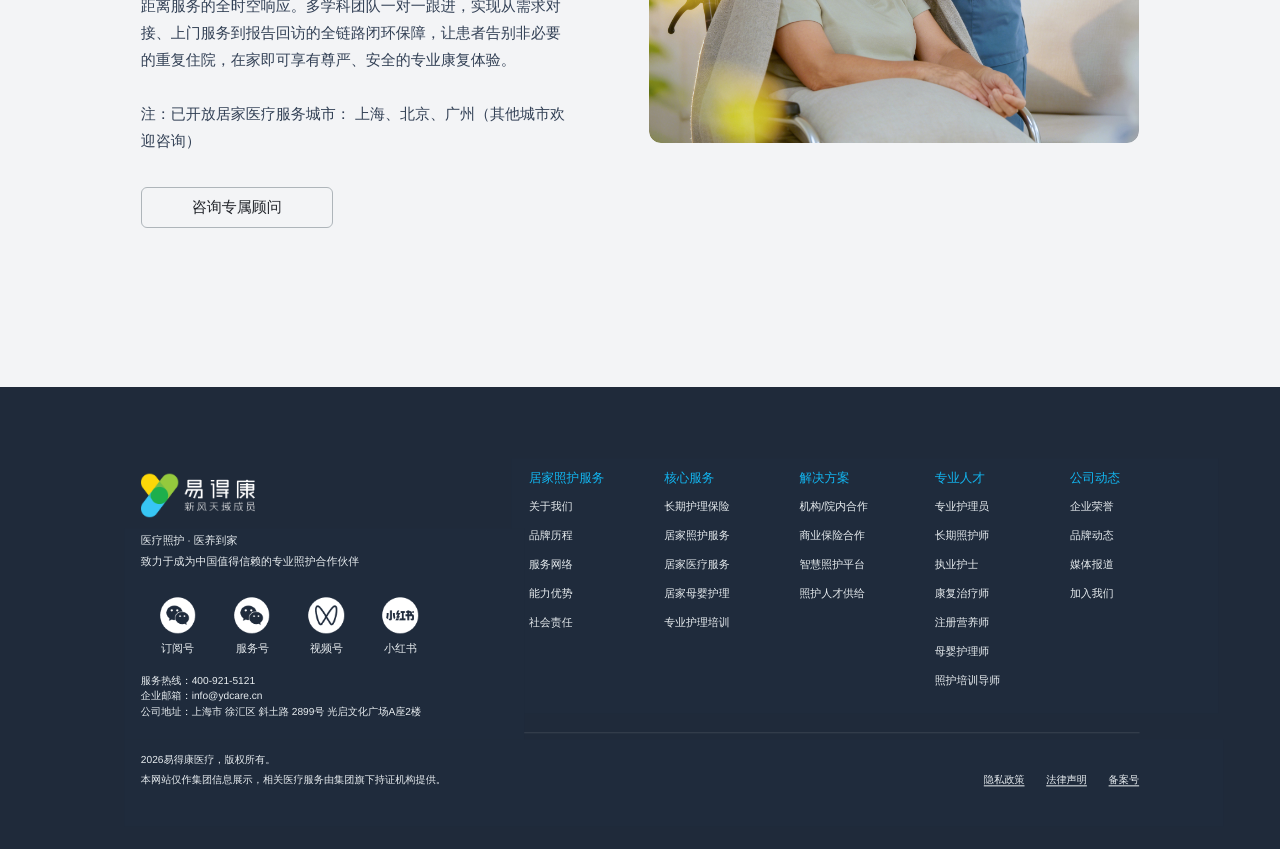
<file: 居家医疗服务.html>
<!doctype html><html lang="zh-CN" class="page-restoring"><head><meta charset="utf-8"><meta name="viewport" content="width=device-width,initial-scale=1"><meta name="description" content="居家医疗服务｜易得康医疗"><title>居家医疗服务｜易得康医疗</title>
<link rel="icon" type="image/x-icon" sizes="16x16 32x32 48x48 64x64" href="favicon.ico?v=20260831-ydcare">
<link rel="icon" type="image/png" sizes="32x32" href="favicon-32x32.png?v=20260831-ydcare">
<link rel="icon" type="image/svg+xml" sizes="any" href="favicon.svg?v=20260831-ydcare">
<link rel="apple-touch-icon" sizes="180x180" href="apple-touch-icon.png?v=20260831-ydcare"><link rel="stylesheet" href="ydc-common.css"><style>
.home-medical-page .ydc-service-copy .ydc-title.ydc-mainland-title{font-size:clamp(22px,2.4vw,38px);letter-spacing:-.04em;white-space:nowrap}
.home-medical-page .ydc-consult-btn{position:relative;overflow:visible}
.home-medical-page .ydc-consult-qr{position:absolute;left:50%;bottom:calc(100% + 13px);z-index:20;width:clamp(133px,10.5vw,182px);height:auto;padding:7px;overflow:hidden;border-radius:8px;background:#fff;box-shadow:0 13px 29px rgba(0,0,0,.28);line-height:0;opacity:0;visibility:hidden;pointer-events:none;transform:translate(-50%,10px) scale(.97);transform-origin:50% 100%;transition:opacity .2s ease,transform .25s cubic-bezier(.22,1,.36,1),visibility .2s}
.home-medical-page .ydc-consult-qr img{display:block;width:100%;height:auto;aspect-ratio:522/624;object-fit:contain}
.home-medical-page .ydc-consult-btn:hover .ydc-consult-qr,.home-medical-page .ydc-consult-btn:focus .ydc-consult-qr,.home-medical-page .ydc-consult-btn:focus-within .ydc-consult-qr{opacity:1;visibility:visible;transform:translate(-50%,0) scale(1)}
.home-medical-page .ydc-service-section .ydc-service-copy .ydc-btn{width:clamp(180px,15vw,220px);align-self:flex-start;margin-left:0}
.home-medical-page .ydc-service-section.soft .ydc-service-copy .ydc-btn{background:transparent}
</style><script>if('scrollRestoration'in history)history.scrollRestoration='manual'</script></head><body><div data-ydc-header></div><main><section class="ydc-hero"><img class="ydc-hero-bg" src="网站切图/内页/figma-原型资源/images/089305d5555bfacab489e53a6ddf8ef9eea27f23.jpg" alt=""><div class="ydc-container ydc-hero-copy"><h1>居家医疗服务</h1><p>在居家医疗需求多元化的时代背景下，针对行业标准不一、质控缺失等挑战，易得康（YDCare）始终秉持「以患者为中心」的照护理念，依托国际化标准与严苛质控，倾力打造专业自营、医护一体的数字化居家医疗闭环。</p></div></section><section class="ydc-section"><div class="ydc-container"><div class="ydc-intro ydc-inner ydc-reveal"><div><p class="ydc-kicker">服务介绍</p><h2 class="ydc-title">优质医疗<br><span class="ydc-blue">不该只属于医院</span></h2></div><p class="ydc-body">易得康致力于以高于行业标准的执业护士、康复治疗师团队、严谨的临床流程及24小时全时段支援，辅以前沿科技与医疗设备，带来与医院无缝衔接的专业家庭照护。同时，我们始终保持收费透明且科学合理，切实减轻重症及长期照护家庭的经济与心理压力——每一分费用，皆体现我们对品质、专业与生命尊严的郑重承诺。</p></div></div></section><section class="ydc-section soft"><div class="ydc-container"><div class="ydc-section-head compact"><p class="ydc-kicker">能力优势</p><h2 class="ydc-title">构筑长护险<span class="ydc-blue">高质量服务能力</span></h2></div><div class="ydc-feature-grid"><article class="ydc-feature ydc-reveal"><h3>前沿技术引领
驱动智慧居家医疗变革</h3><p class="ydc-body">在香港居家场景引入 NPWT、HPN 等专科医疗技术，提升高复杂度病例居家护理能力；并通过 iHomecare 智慧居家医疗平台，实现评估、匹配、监管与回访闭环。</p></article><article class="ydc-feature ydc-reveal"><h3>专业自营管理
重塑市场差异化品质标杆</h3><p class="ydc-body">区别于传统中介派工模式，易得康坚持专业自营，由资深护士主导运营与质控。护士、治疗师、营养师及护工经临床考核与持续培训后入户，并为患者定制个体化护理计划。</p></article><article class="ydc-feature ydc-reveal"><h3>集团资源托举
确保跨区域无落差照护</h3><p class="ydc-body">依托新风天域集团医疗资源，构建严谨的循证护理体系，连接内地医疗机构与香港私立医疗资源，支持跨区域医疗联动、出院后居家支援与连续性照护。</p></article></div></div></section><section class="ydc-section ydc-service-section "><div class="ydc-container"><article class="ydc-service-line  ydc-reveal"><div class="ydc-service-copy"><p class="ydc-kicker">香港业务介绍</p><h2 class="ydc-title">复杂医疗，在家也能安心</h2><p class="ydc-body">作为易得康在香港及国际业务的旗舰品牌，YDCare由资深护理专家领衔并汇聚多学科临床人才，致力于将国际前沿的医院质控标准与临床流程完整延伸至本港家庭，专注满足高医疗复杂度及长期照护家庭的多元化需求。

YDCare根据患者状况定制个人化护理计划，可灵活安排日间服务或夜间通宵特护。平台率先在本港居家场景落地多项高难度专科医疗技术，并提供呼吸机、氧气机、抽痰机等医疗设备的弹性租赁服务，安排专人到府指导，确保居家操作安全无忧。

联合自主研发的 iHomecare 智慧居家医疗系统，平台实现了复杂病例的实时体征监测与智能化风险预警，有望减少患者往返医院的奔波及交叉感染风险。

作为香港政府认可的社会服务提供商，YDCare 接受包括『长者社区照顾服务券（CCSV）』及『长者医疗券』在内的政府资助计划，可用以支付上门专业护理、复康治疗等家居服务。此外，YDCare 深度熟悉香港主流商业保险公司的理赔标准与索赔流程，拥有丰富的商保理赔支持经验，可提供医疗证明文件协助等增值服务，有效缩短理赔处理时间。</p><div class="ydc-tags"><span class="ydc-tag">私家看护</span><span class="ydc-tag">专科护理</span><span class="ydc-tag">功能康复</span><span class="ydc-tag">舒缓/在家安辞</span></div><a class="ydc-btn" href="https://www.ydcarehk.com/" target="_blank" rel="noopener noreferrer">YDCare 官网</a></div><div class="ydc-service-media-frame"><img class="ydc-service-media" src="网站切图/内页/figma-原型资源/images/8ec4eac6f1c8a6e071024f75ddada982a55ac995.jpg" alt="香港居家医疗服务线"></div></article></div></section><section class="ydc-section ydc-service-section soft"><div class="ydc-container"><article class="ydc-service-line reverse ydc-reveal"><div class="ydc-service-copy"><p class="ydc-kicker">内地业务介绍</p><h2 class="ydc-title ydc-mainland-title">连续医疗，让专业照护延续到家</h2><p class="ydc-body">深耕中国内地居家护理领域，易得康依托新风天域集团的强大医疗背景，建立起严苛的质控与临床管理体系。针对后疫情时代患者希望减少医院就医暴露风险或尽早出院的迫切需求，我们全面弥补了传统中介服务信息不对称、操作不规范的短板。

结合内地市场特点及患者多元化的医疗需求，我们针对高龄老人、术后康复、肿瘤专科及慢病患者，定制阶段性、延续性的居家护理方案。

我们通过深度打通与集团旗下和睦家医疗（UFH）在内的众多医疗机构的连接，协助临床医生实时、动态掌握患者的居家康复状况，提供全病程延续性医疗支持。业务支持夜间、节假日以及远距离服务的全时空响应。多学科团队一对一跟进，实现从需求对接、上门服务到报告回访的全链路闭环保障，让患者告别非必要的重复住院，在家即可享有尊严、安全的专业康复体验。

注：已开放居家医疗服务城市： 上海、北京、广州（其他城市欢迎咨询）</p><div class="ydc-tags"><span class="ydc-tag">护士上门</span><span class="ydc-tag">一对一专护</span><span class="ydc-tag">专业康复</span><span class="ydc-tag">就医陪诊</span></div><a class="ydc-btn ydc-consult-btn" href="mailto:info@ydcare.com" aria-label="咨询专属顾问，悬浮显示YDCare二维码与联系电话">咨询专属顾问<span class="ydc-consult-qr" aria-hidden="true"><img src="社媒icon/YDCare/YDCare.png?v=20260902-124824" alt=""></span></a></div><div class="ydc-service-media-frame"><img class="ydc-service-media" src="网站切图/内页/figma-原型资源/images/f4700fc38d8fb1991fabecbdc05db0bac7431131.jpg" alt="内地居家医疗服务线"></div></article></div></section></main><div data-ydc-footer></div><script src="ydc-common.js"></script><script>(()=>{const section=document.querySelector('.ydc-service-section.soft');if(!section)return;const line=section.querySelector('.ydc-service-line'),body=line.querySelector('.ydc-service-copy .ydc-body'),media=line.querySelector('.ydc-service-media-frame');let frame;const align=()=>{media.style.marginTop=innerWidth>768?`${body.getBoundingClientRect().top-line.getBoundingClientRect().top}px`:''};const queue=()=>{cancelAnimationFrame(frame);frame=requestAnimationFrame(align)};queue();addEventListener('resize',queue,{passive:true});document.fonts?.ready.then(queue)})();</script></body></html>
</file>
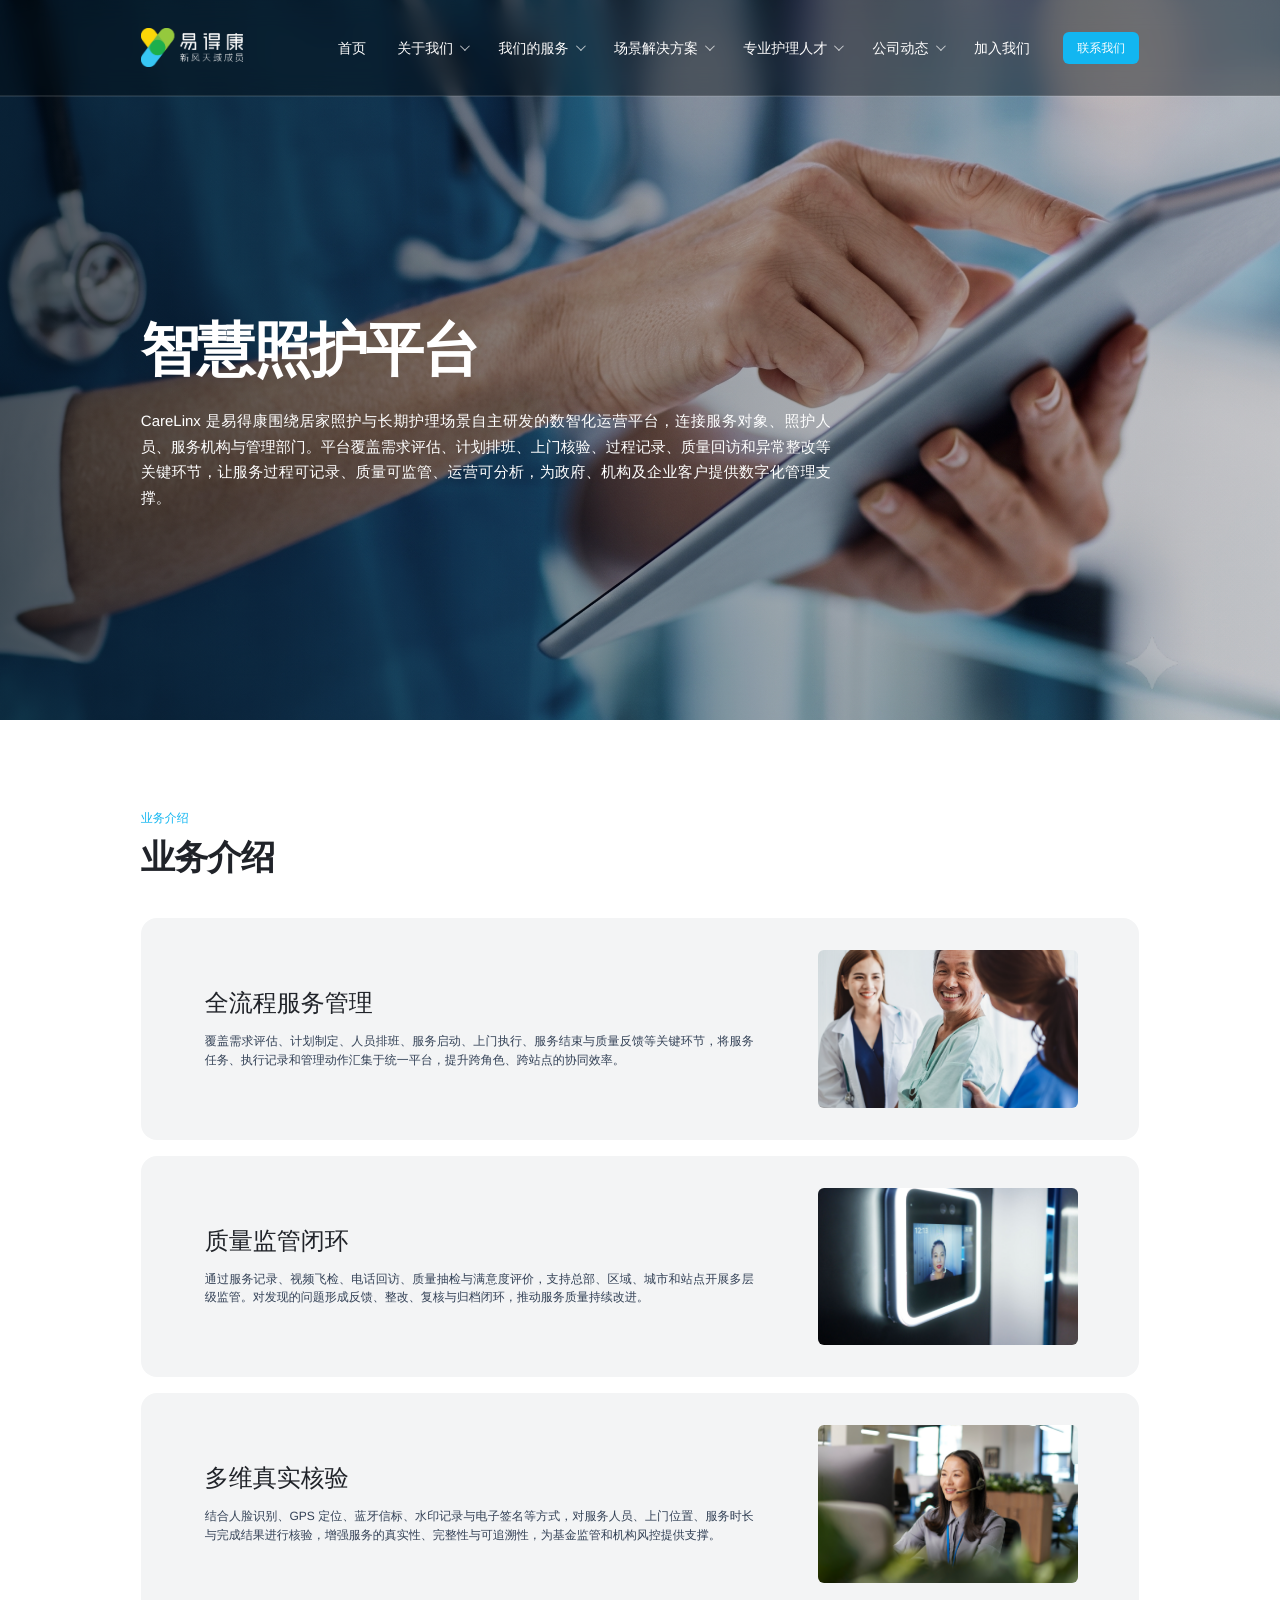
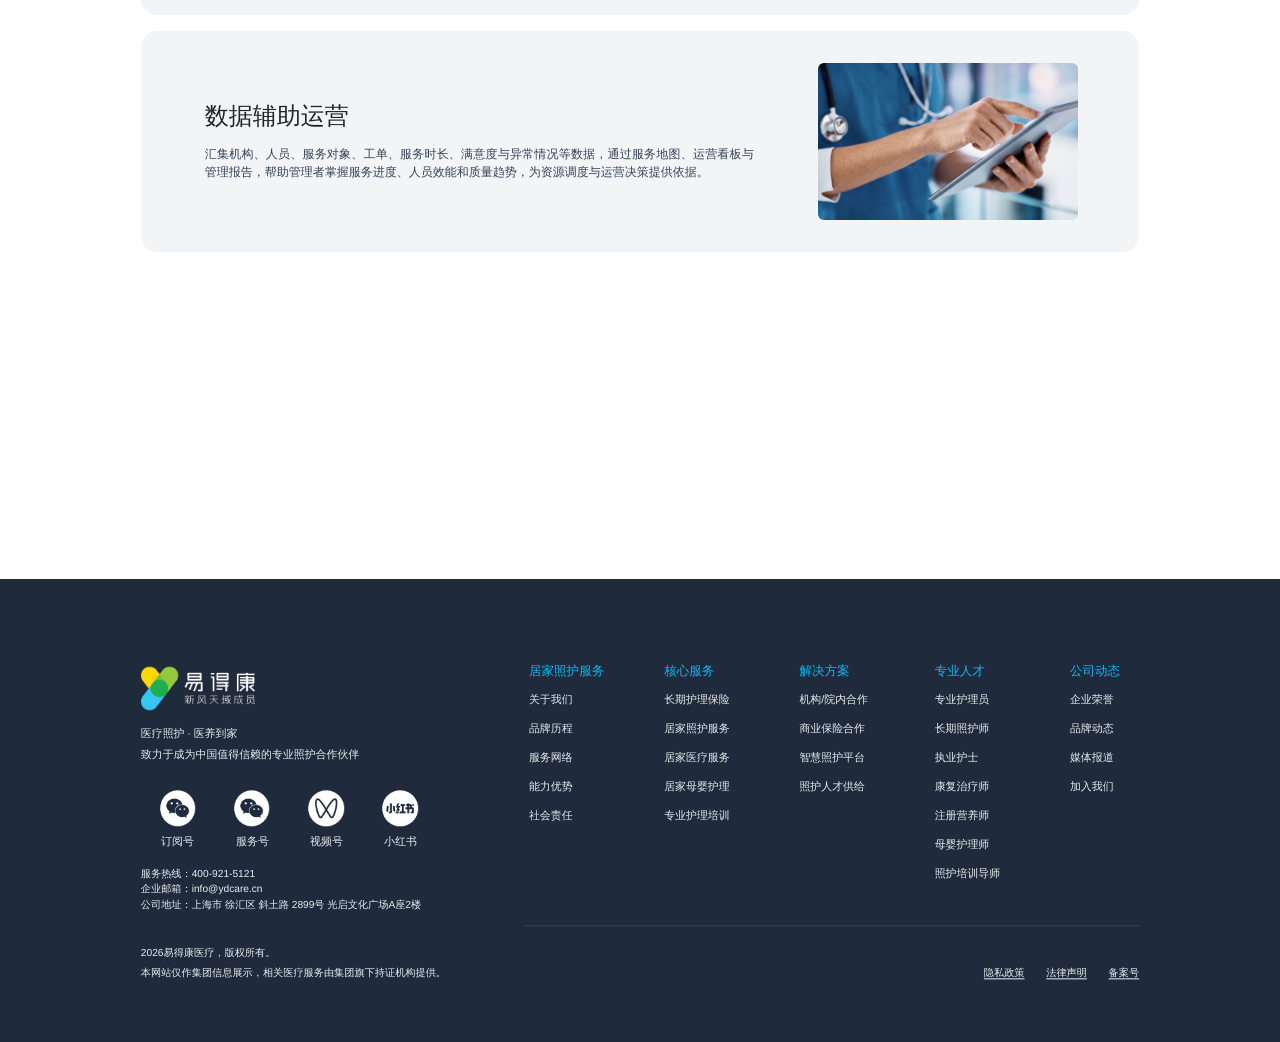
<file: 智慧照护平台.html>
<!doctype html><html lang="zh-CN" class="page-restoring"><head><meta charset="utf-8"><meta name="viewport" content="width=device-width,initial-scale=1"><meta name="description" content="智慧照护平台｜易得康医疗"><title>智慧照护平台｜易得康医疗</title>
<link rel="icon" type="image/x-icon" sizes="16x16 32x32 48x48 64x64" href="favicon.ico?v=20260831-ydcare">
<link rel="icon" type="image/png" sizes="32x32" href="favicon-32x32.png?v=20260831-ydcare">
<link rel="icon" type="image/svg+xml" sizes="any" href="favicon.svg?v=20260831-ydcare">
<link rel="apple-touch-icon" sizes="180x180" href="apple-touch-icon.png?v=20260831-ydcare"><link rel="stylesheet" href="ydc-common.css"><script>if('scrollRestoration'in history)history.scrollRestoration='manual'</script></head><body><div data-ydc-header></div><main><section class="ydc-hero"><img class="ydc-hero-bg" src="网站切图/内页/figma-原型资源/images/8d44fe327a41ed3636a5e0c4a251551e56753e43.png" alt=""><div class="ydc-container ydc-hero-copy"><h1>智慧照护平台</h1><p>CareLinx 是易得康围绕居家照护与长期护理场景自主研发的数智化运营平台，连接服务对象、照护人员、服务机构与管理部门。平台覆盖需求评估、计划排班、上门核验、过程记录、质量回访和异常整改等关键环节，让服务过程可记录、质量可监管、运营可分析，为政府、机构及企业客户提供数字化管理支撑。</p></div></section><section class="ydc-section ydc-business"><div class="ydc-container"><div class="ydc-section-head compact"><p class="ydc-kicker">业务介绍</p><h2 class="ydc-title">业务介绍</h2></div><div class="ydc-product-list"><article class="ydc-product-card ydc-reveal"><div class="ydc-product-copy"><h3>全流程服务管理</h3><p class="ydc-body">覆盖需求评估、计划制定、人员排班、服务启动、上门执行、服务结束与质量反馈等关键环节，将服务任务、执行记录和管理动作汇集于统一平台，提升跨角色、跨站点的协同效率。</p></div><img class="ydc-product-media" src="网站切图/内页/figma-原型资源/images/b79868bffcc347f1b7ba10f8eb01cd6100370f61.png" alt="全流程服务管理"></article><article class="ydc-product-card ydc-reveal"><div class="ydc-product-copy"><h3>质量监管闭环</h3><p class="ydc-body">通过服务记录、视频飞检、电话回访、质量抽检与满意度评价，支持总部、区域、城市和站点开展多层级监管。对发现的问题形成反馈、整改、复核与归档闭环，推动服务质量持续改进。</p></div><img class="ydc-product-media" src="网站切图/内页/figma-原型资源/images/42cf0fb033766c76b002fa228c86f94f7a79f8e8.jpg" alt="质量监管闭环"></article><article class="ydc-product-card ydc-reveal"><div class="ydc-product-copy"><h3>多维真实核验</h3><p class="ydc-body">结合人脸识别、GPS 定位、蓝牙信标、水印记录与电子签名等方式，对服务人员、上门位置、服务时长与完成结果进行核验，增强服务的真实性、完整性与可追溯性，为基金监管和机构风控提供支撑。</p></div><img class="ydc-product-media" src="网站切图/内页/figma-原型资源/images/fac91373d65164642760368463780b89e086c7c0.jpg" alt="多维真实核验"></article><article class="ydc-product-card ydc-reveal"><div class="ydc-product-copy"><h3>数据辅助运营</h3><p class="ydc-body">汇集机构、人员、服务对象、工单、服务时长、满意度与异常情况等数据，通过服务地图、运营看板与管理报告，帮助管理者掌握服务进度、人员效能和质量趋势，为资源调度与运营决策提供依据。</p></div><img class="ydc-product-media" src="网站切图/内页/figma-原型资源/images/8d44fe327a41ed3636a5e0c4a251551e56753e43.png" alt="数据辅助运营"></article><article class="ydc-product-card ydc-reveal"><div class="ydc-product-copy"><h3>属地灵活配置</h3><p class="ydc-body">根据不同地区的政策目录、评估规则、服务频次与管理要求，灵活配置业务流程、服务表单、角色权限和数据看板，支持“一城一策”的属地化运营，也适配政府、机构与企业的不同管理场景。</p></div><img class="ydc-product-media" src="网站切图/内页/figma-原型资源/images/3d24d481ae95c724d75968bbf646d3690ab43d60.png" alt="属地灵活配置"></article></div></div></section></main><div data-ydc-footer></div><script src="ydc-common.js"></script></body></html>
</file>
<file: ydc-common.css>
:root{
  --ydc-blue:#12b6f1;--ydc-navy:#1f2b3c;--ydc-deep:#101c29;--ydc-ink:#202329;
  --ydc-copy:#334156;--ydc-soft:#f4f6f8;--ydc-line:#dce5eb;
  --ydc-content:clamp(1080px,78vw,1500px);--ydc-safe-gutter:clamp(80px,11vw,220px);--ydc-nav-content:clamp(1080px,78vw,1500px);--ydc-nav-safe-gutter:clamp(80px,11vw,220px);--ydc-second:7%;
  --ydc-h1:clamp(42px,4.55vw,82px);--ydc-h2:clamp(30px,2.68vw,51px);
  --ydc-h3:clamp(24px,1.82vw,35px);--ydc-body:clamp(15px,1.1vw,20px);
  --ydc-small:clamp(12px,.83vw,16px);--ydc-tiny:clamp(11px,.68vw,13px);
  --ydc-stat-value:clamp(52px,5vw,96px);--ydc-stat-suffix:.666em;
  --ydc-r-lg:16px;--ydc-r-md:12px;--ydc-r-sm:6px;--ydc-r-btn:6px;
  --ydc-nav-height:clamp(76px,7.5vw,144px);
}
*{box-sizing:border-box}
.ydc-sr-only{position:absolute!important;width:1px!important;height:1px!important;padding:0!important;margin:-1px!important;overflow:hidden!important;clip:rect(0,0,0,0)!important;white-space:nowrap!important;border:0!important}
html{scroll-behavior:smooth;background:#fff}
html.page-restoring body{visibility:hidden}
body{margin:0;overflow-x:hidden;color:var(--ydc-ink);font-family:"Noto Sans SC","PingFang SC","Microsoft YaHei",sans-serif;-webkit-font-smoothing:antialiased;text-rendering:geometricPrecision}
img{display:block;max-width:100%;object-fit:cover} a{color:inherit;text-decoration:none} button{font:inherit}
.ydc-container{width:var(--ydc-content);max-width:calc(100vw - 2 * var(--ydc-safe-gutter));margin-inline:auto}
.ydc-inner{width:calc(100% - 2 * var(--ydc-second));margin-inline:auto}
.ydc-nav-anchor{scroll-margin-top:var(--ydc-nav-height)}
@media(max-width:768px){:root{--ydc-nav-height:68px}}
.ydc-body{font-size:var(--ydc-body);line-height:1.75;color:var(--ydc-copy);text-align:justify;text-align-last:left;text-justify:inter-ideograph;white-space:pre-line}
.ydc-small{font-size:var(--ydc-small);line-height:1.65;font-weight:400}
.ydc-kicker{margin:0 0 12px;color:var(--ydc-blue);font-size:var(--ydc-small);line-height:1.35;font-weight:400}
.ydc-title{margin:0;font-size:var(--ydc-h2);line-height:1.22;letter-spacing:-.025em;font-weight:600}
.ydc-subtitle{margin:0;font-size:var(--ydc-h3);line-height:1.3;font-weight:600}
.ydc-blue{color:var(--ydc-blue)}

/* Homepage navigation reused verbatim by every inner page. */
.ydc-header{position:fixed;inset:0 0 auto;z-index:1000;display:flex;align-items:center;height:var(--ydc-nav-height);padding:0 max(var(--ydc-nav-safe-gutter),calc((100vw - var(--ydc-nav-content))/2));color:#fff;background:rgba(2,9,12,.42);border-bottom:1px solid rgba(255,255,255,.1);box-shadow:0 1px 0 rgba(255,255,255,.1);backdrop-filter:blur(12px);-webkit-backdrop-filter:blur(12px);font-family:"PingFang SC","Microsoft YaHei",sans-serif}
.ydc-home-brand{display:block;flex:0 0 clamp(102px,8.02vw,154px);height:100%;background:url("素材/易得康LOGO横版反白.png") left center/contain no-repeat;text-indent:-9999px;overflow:hidden}
.ydc-home-menu{display:flex;align-self:stretch;align-items:stretch;justify-content:flex-end;gap:clamp(4px,1.15vw,22px);margin-left:auto;margin-right:clamp(16px,1.25vw,24px)}
.ydc-home-item{position:relative;display:flex;align-items:stretch}
.ydc-home-trigger{display:flex;align-items:center;gap:7px;padding:0 clamp(7px,.65vw,13px);border:0;background:transparent;color:#fff;font:500 clamp(14px,.94vw,18px)/1 "PingFang SC","Microsoft YaHei",sans-serif;white-space:nowrap;cursor:pointer;text-decoration:none;transition:color .25s}
.ydc-home-trigger::after{content:"";width:6px;height:6px;border-right:1px solid currentColor;border-bottom:1px solid currentColor;transform:rotate(45deg) translateY(-2px);opacity:.7;transition:transform .25s}
.ydc-home-item:not(.has-dropdown) .ydc-home-trigger::after{display:none}
.ydc-home-item:hover .ydc-home-trigger,.ydc-home-item:focus-within .ydc-home-trigger,.ydc-home-item.is-open .ydc-home-trigger{color:#16bdf3}
.ydc-home-item:hover .ydc-home-trigger::after,.ydc-home-item:focus-within .ydc-home-trigger::after,.ydc-home-item.is-open .ydc-home-trigger::after{transform:rotate(225deg) translate(-1px,-2px)}
.ydc-home-submenu{position:absolute;top:calc(100% + 10px);left:50%;width:clamp(128px,7.25vw,140px);padding:8px 0;border:1px solid rgba(255,255,255,.14);border-radius:var(--ydc-r-md);background:rgba(2,9,12,.42);box-shadow:0 18px 38px rgba(0,0,0,.3);backdrop-filter:blur(12px);-webkit-backdrop-filter:blur(12px);opacity:0;visibility:hidden;pointer-events:none;transform:translate(-50%,-10px);transition:opacity .24s ease,transform .28s cubic-bezier(.22,1,.36,1),visibility .28s}
.ydc-home-submenu::before{content:"";position:absolute;left:0;right:0;top:-11px;height:11px}
.ydc-home-item:hover .ydc-home-submenu,.ydc-home-item:focus-within .ydc-home-submenu,.ydc-home-item.is-open .ydc-home-submenu{opacity:1;visibility:visible;pointer-events:auto;transform:translate(-50%,0)}
.ydc-home-submenu a{display:block;width:100%;margin:0;padding:8px 12px;color:#eaf5f8;font-size:clamp(13px,.78vw,15px);line-height:1.35;text-align:center;white-space:nowrap;text-decoration:none;transition:background .2s,color .2s}
.ydc-home-submenu a:hover,.ydc-home-submenu a:focus-visible{background:rgba(18,182,241,.16);color:#1fc4f8;outline:none}
.ydc-home-trigger:focus-visible{outline:2px solid #16bdf3;outline-offset:-4px}
.ydc-home-contact-wrap{position:relative;align-self:stretch;display:flex;align-items:center;margin-left:clamp(7px,.7vw,14px)}.ydc-home-contact{display:inline-flex;align-items:center;justify-content:center;padding:clamp(10px,.68vw,13px) clamp(14px,1vw,20px);border-radius:var(--ydc-r-btn);background:#12b6f1;color:#fff;font-size:var(--ydc-small);font-weight:400;line-height:1;text-decoration:none;white-space:nowrap;transition:transform .2s,background .2s}.ydc-home-contact:hover,.ydc-home-contact:focus-visible{background:#02a9e5;transform:translateY(-2px)}
.ydc-contact-qr{position:absolute;top:calc(100% + clamp(24px,2.1vw,40px));left:50%;z-index:12;width:128px;height:128px;padding:12px;border-radius:var(--ydc-r-md);background:#fff;box-shadow:0 18px 42px rgba(0,0,0,.32);opacity:0;visibility:hidden;pointer-events:none;transform:translate(-50%,-8px);transition:opacity .22s ease,transform .25s ease,visibility .22s}.ydc-contact-qr::before{content:"";position:absolute;left:50%;top:-6px;width:12px;height:12px;background:#fff;transform:translateX(-50%) rotate(45deg)}.ydc-contact-qr::after{content:"";position:absolute;left:0;right:0;top:-10px;height:10px}.ydc-contact-qr img{display:block;width:100%;height:100%;object-fit:cover}.ydc-home-contact-wrap:hover .ydc-contact-qr,.ydc-home-contact-wrap:focus-within .ydc-contact-qr,.ydc-contact-qr:hover{opacity:1;visibility:visible;pointer-events:auto;transform:translate(-50%,0)}
.ydc-contact-qr{top:calc(100% + 10px);left:50%;right:auto;margin-left:0;width:min(130px,calc((100vw - 40px)/2));height:auto;aspect-ratio:1;padding:0;border-radius:0;background:transparent;box-shadow:none}.ydc-contact-qr::before,.ydc-contact-qr::after{display:none}.ydc-contact-qr img{width:100%;height:auto;aspect-ratio:1;object-fit:cover}
.ydc-btn{display:inline-flex;align-items:center;justify-content:center;padding:clamp(12px,.82vw,16px) clamp(17px,1.2vw,24px);border:0;border-radius:var(--ydc-r-btn);color:#fff;background:var(--ydc-blue);font-size:var(--ydc-body);line-height:1;font-weight:400;white-space:nowrap;transition:transform .25s,box-shadow .25s,background .25s}.ydc-btn:hover{transform:translateY(-2px);box-shadow:0 12px 26px rgba(18,182,241,.25);background:#00aeea}
.service-card,.advantage-card,.ydc-assurance-card{border-radius:var(--ydc-r-lg)}
.ceo-message-photo{border-radius:var(--ydc-r-md)}

.ydc-hero{position:relative;height:max(680px,56.25vw);max-height:1080px;overflow:hidden;color:#fff;background:var(--ydc-deep)}
.ydc-hero-bg{position:absolute;inset:-2px;width:calc(100% + 4px);height:calc(100% + 4px);max-width:none;object-fit:cover}
.ydc-hero::after{content:"";position:absolute;inset:0;background:linear-gradient(90deg,rgba(0,14,24,.68) 0%,rgba(0,12,20,.38) 47%,rgba(0,0,0,.18) 100%)}
.ydc-hero-copy{position:relative;z-index:2;padding-top:clamp(260px,25vw,480px);width:var(--ydc-content);max-width:calc(100vw - 2 * var(--ydc-safe-gutter));margin-inline:auto}
.ydc-hero-copy h1{max-width:min(820px,57%)}
.ydc-hero h1{margin:0;font-size:var(--ydc-h1);line-height:1.08;letter-spacing:-.035em;font-weight:600}
.ydc-hero p{margin:clamp(26px,2vw,38px) 0 0;width:min(690px,95%);font-size:var(--ydc-body);line-height:1.72;text-align:justify;text-align-last:left}
.ydc-hero .ydc-btn{margin-top:clamp(28px,2.3vw,44px)}

.ydc-section{padding:clamp(86px,7vw,134px) 0;background:#fff}
.ydc-section.soft{background:var(--ydc-soft)}.ydc-section.dark{color:#fff;background:var(--ydc-navy)}
.ydc-intro{display:grid;grid-template-columns:minmax(0,.95fr) minmax(0,1fr);gap:clamp(72px,8vw,154px);align-items:start}
.ydc-intro .ydc-body{margin:0}.ydc-section-head{margin-bottom:clamp(46px,4vw,78px)}
.ydc-service-intro .ydc-intro{width:var(--ydc-content);max-width:calc(100vw - 2 * var(--ydc-safe-gutter));margin-inline:auto}
.ydc-section-head .ydc-title{max-width:1050px}.ydc-section-head.compact{margin-bottom:clamp(34px,3vw,58px)}

.ydc-stat-band{padding:clamp(58px,5vw,92px) 0;color:#fff;background:var(--ydc-blue)}
.ydc-stats{display:grid;grid-template-columns:repeat(3,1fr);gap:clamp(46px,4vw,76px)}
.ydc-stats.four{grid-template-columns:repeat(4,1fr)}
.ydc-stat{text-align:center}.ydc-stat strong,.ydc-stat .ydc-stat-sizer{display:flex;align-items:baseline;justify-content:center;font:400 var(--ydc-stat-value)/1 Inter,"Helvetica Neue",Arial,sans-serif;letter-spacing:-.04em;white-space:nowrap}.ydc-stat strong[data-suffix]:not([data-suffix=""])::after,.ydc-stat .ydc-stat-sizer[data-suffix]:not([data-suffix=""])::after{content:attr(data-suffix);margin-left:.12em;font-size:var(--ydc-stat-suffix);line-height:1;letter-spacing:0}.ydc-stat span{display:block;margin-top:16px;font-size:var(--ydc-small)}

.ydc-card-grid{display:grid;gap:clamp(20px,1.7vw,32px)}.ydc-card-grid.three{grid-template-columns:repeat(3,1fr)}.ydc-card-grid.four{grid-template-columns:repeat(4,1fr)}
.ydc-image-card{isolation:isolate;overflow:hidden;border-radius:var(--ydc-r-lg);background:var(--ydc-blue);box-shadow:0 20px 48px rgba(28,68,88,.08)}
.ydc-image-card>img{display:block;width:100%;aspect-ratio:1.18/1;object-fit:cover;backface-visibility:hidden;transform-origin:center}.ydc-image-card-copy{min-height:180px;padding:clamp(26px,2vw,38px)}
.ydc-image-card h3{margin:0;color:#fff;font-size:var(--ydc-h3);line-height:1.3;font-weight:600}.ydc-image-card p{margin:18px 0 0;color:#fff;font-size:var(--ydc-small);line-height:1.75;text-align:justify;text-align-last:left}

.ydc-feature-grid{display:grid;grid-template-columns:repeat(3,1fr);gap:clamp(18px,1.4vw,28px)}
.ydc-feature{padding:clamp(30px,2.5vw,48px);border:1px solid var(--ydc-line);background:#fff}
.ydc-feature h3{margin:0 0 16px;font-size:var(--ydc-h3);line-height:1.32;white-space:pre-line}.ydc-feature p{margin:0}
.ydc-advantage-grid{grid-template-columns:repeat(2,minmax(0,1fr));gap:clamp(22px,1.35vw,28px)}
.ydc-advantage-grid .ydc-feature{position:relative;display:flex;flex-direction:column;justify-content:center;min-height:clamp(205px,12.1vw,232px);overflow:hidden;isolation:isolate;padding:clamp(30px,2.2vw,42px);padding-right:clamp(190px,20%,250px);border:0;border-radius:var(--ydc-r-lg);background:#f3f4f6;box-shadow:0 8px 22px rgba(31,43,60,0);transition:transform .28s cubic-bezier(.22,1,.36,1),box-shadow .28s ease,background .28s ease}
.ydc-advantage-grid .ydc-feature::before{content:"";position:absolute;inset:0 auto 0 0;width:4px;background:var(--ydc-blue);transform:scaleY(0);transform-origin:center;transition:transform .28s ease}
.ydc-advantage-grid .ydc-feature::after{content:"";position:absolute;right:clamp(30px,3.1vw,60px);top:50%;width:clamp(142px,16.4%,205px);aspect-ratio:1.12/1;border-radius:var(--ydc-r-md);background:center/cover no-repeat;transform:translateY(-50%);transition:transform .4s cubic-bezier(.22,1,.36,1),filter .3s ease}
.ydc-advantage-grid .ydc-feature:nth-child(1)::after{background-image:url("网站切图/内页/figma-原型资源/images/7b3b60f26b44b10a617e0fd1ece9d9d8264a4f12.png")}.ydc-advantage-grid .ydc-feature:nth-child(2)::after{background-image:url("网站切图/内页/figma-原型资源/images/c7d8ede8a4e0ba71c7d7dc7954245256ccde1776.png")}.ydc-advantage-grid .ydc-feature:nth-child(3)::after{background-image:url("网站切图/内页/figma-原型资源/images/ba95356181bf680cbe9be92b82e13c997b02846d.png")}.ydc-advantage-grid .ydc-feature:nth-child(4)::after{background-image:url("网站切图/内页/figma-原型资源/images/61f26c852088a711f324cf380c4bf4d7c213c826.png")}
.ydc-advantage-grid .ydc-feature:nth-child(1){grid-column:1;grid-row:1}.ydc-advantage-grid .ydc-feature:nth-child(2){grid-column:1;grid-row:2}.ydc-advantage-grid .ydc-feature:nth-child(3){grid-column:2;grid-row:1}.ydc-advantage-grid .ydc-feature:nth-child(4){grid-column:2;grid-row:2}
.ydc-advantage-grid .ydc-feature:hover,.ydc-advantage-grid .ydc-feature:focus-within{background:#eef7fb;box-shadow:0 16px 34px rgba(31,70,90,.12);transform:translateY(-5px)}.ydc-advantage-grid .ydc-feature:hover::before,.ydc-advantage-grid .ydc-feature:focus-within::before{transform:scaleY(1)}.ydc-advantage-grid .ydc-feature:hover h3,.ydc-advantage-grid .ydc-feature:focus-within h3{color:#008fc8}.ydc-advantage-grid .ydc-feature:hover::after,.ydc-advantage-grid .ydc-feature:focus-within::after{transform:translateY(-50%) scale(1.045);filter:saturate(1.06)}

.ydc-split-list{display:grid;gap:clamp(26px,2.4vw,46px)}
.ydc-split-card{isolation:isolate;display:grid;grid-template-columns:1fr 1fr;min-height:clamp(520px,42vw,760px);overflow:hidden;border-radius:var(--ydc-r-lg);background:#fff}
.ydc-split-card.reverse .ydc-split-media{order:-1}.ydc-split-copy{display:flex;flex-direction:column;justify-content:center;padding:clamp(46px,5.5vw,96px)}
.ydc-split-copy .ydc-body{margin:clamp(22px,2vw,34px) 0 0}.ydc-split-media{width:100%;height:100%;object-fit:cover}
.ydc-tags{display:grid;grid-template-columns:repeat(3,minmax(0,1fr));gap:10px 12px;margin-top:clamp(24px,2vw,34px)}
.ydc-tag{display:flex;align-items:center;justify-content:center;min-height:42px;padding:8px 14px;border:1px solid var(--ydc-blue);border-radius:var(--ydc-r-sm);color:var(--ydc-ink);background:transparent;font-size:var(--ydc-body);line-height:1.25;text-align:center}
.ydc-split-copy .ydc-btn{align-self:flex-start;margin-top:clamp(24px,2vw,34px)}

/* Figma product-detail business sections */
.ydc-business{background:#fff}
.ydc-business .ydc-section-head,.ydc-business .ydc-product-list{width:100%;margin-inline:auto}
.ydc-product-list{display:grid;gap:clamp(14px,1.25vw,24px)}
.ydc-product-card{isolation:isolate;display:grid;grid-template-columns:minmax(0,1fr) minmax(260px,27%);align-items:center;min-height:clamp(190px,13.34vw,256px);overflow:hidden;padding:clamp(28px,2.5vw,48px) clamp(38px,4.8vw,92px) clamp(28px,2.5vw,48px) clamp(40px,5vw,96px);border-radius:var(--ydc-r-lg);background:#f3f4f5}
.ydc-product-copy{padding-right:clamp(34px,5vw,96px)}
.ydc-product-copy h3{margin:0;font-size:clamp(24px,1.875vw,36px);line-height:1.3;font-weight:500}
.ydc-product-copy .ydc-body{margin:clamp(12px,1vw,18px) 0 0;font-size:var(--ydc-small);line-height:1.55}
.ydc-product-media{width:100%;aspect-ratio:340/206;object-fit:cover;border-radius:var(--ydc-r-sm)}

.ydc-service-section{background:#fff}
.ydc-service-line{display:grid;grid-template-columns:minmax(0,1fr) minmax(380px,46%);width:100%;margin-inline:auto;align-items:center;gap:clamp(58px,7vw,134px)}
.ydc-service-line.reverse .ydc-service-media{order:-1}
.ydc-service-copy .ydc-body{margin:clamp(20px,1.8vw,34px) 0 0}
.ydc-service-copy .ydc-tags{margin-top:clamp(22px,1.8vw,32px)}
.ydc-service-copy .ydc-btn{margin-top:clamp(24px,2vw,34px)}
.ydc-service-media{width:100%;aspect-ratio:1.16/1;object-fit:cover;border-radius:var(--ydc-r-md)}

.ydc-editorial{display:grid;grid-template-columns:1fr 36%;gap:clamp(48px,6vw,116px);align-items:center}.ydc-editorial-copy .ydc-body{margin:24px 0 0}.ydc-editorial img{width:100%;aspect-ratio:1/1.05;object-fit:cover;border-radius:var(--ydc-r-md)}
.ydc-showcase{display:grid;grid-template-columns:repeat(2,1fr);gap:clamp(22px,2vw,36px)}
.ydc-showcase-card{isolation:isolate;display:grid;grid-template-columns:1fr 42%;min-height:360px;overflow:hidden;border-radius:var(--ydc-r-lg);background:#fff}.ydc-showcase-card>div{padding:clamp(30px,3vw,54px)}.ydc-showcase-card img{display:block;width:100%;height:100%;object-fit:cover;backface-visibility:hidden}
.ydc-showcase-card h3{margin:0 0 18px;font-size:var(--ydc-h3)}

/* Keep zoomed media clipped to the rounded frame across card-style modules. */
.ltc-training-media,
.ltc-system-image-frame,
.ltc-light-media,
.ltc-news-media,
.ydc-service-media-frame{
  isolation:isolate;
}
.ydc-product-card>img,
.ltc-training-media img,
.ltc-system-image-frame img,
.ltc-light-media img,
.ltc-news-media img,
.ydc-service-media-frame img{
  display:block;
  backface-visibility:hidden;
}

.ydc-social{display:grid;grid-template-columns:1fr 36%;gap:clamp(60px,7vw,134px);align-items:center}.ydc-social img{width:100%;aspect-ratio:1/1.05;object-fit:cover;border-radius:var(--ydc-r-lg)}
.ydc-social .ydc-body{margin:24px 0}.ydc-qr{display:flex;gap:16px}.ydc-qr img{width:64px;height:64px;border-radius:var(--ydc-r-sm)}
.ydc-cta-panel{border-radius:var(--ydc-r-lg);background:var(--ydc-navy);color:#fff;display:grid;grid-template-columns:minmax(0,1fr) minmax(250px,28%);gap:clamp(36px,5vw,96px);align-items:center;padding:clamp(42px,5vw,96px)}
.ydc-cta-panel .ydc-title{color:#fff}.ydc-cta-panel .ydc-kicker{color:var(--ydc-blue)}.ydc-cta-panel .ydc-body{color:#dfe9f3;max-width:56ch;margin:18px 0 30px}.ydc-cta-panel img{width:100%;aspect-ratio:1.12/1;object-fit:cover;border-radius:var(--ydc-r-lg)}
.ydc-talent-layout{display:grid;grid-template-columns:minmax(210px,28%) minmax(0,1fr);gap:clamp(24px,4vw,72px);margin-top:clamp(34px,4vw,72px)}
.ydc-talent-tabs{display:grid;gap:10px;align-content:start}.ydc-talent-tabs a{display:block;padding:14px 18px;border:1px solid var(--ydc-line);border-radius:var(--ydc-r-sm);color:var(--ydc-copy);font-size:var(--ydc-small);text-decoration:none;transition:.2s ease}.ydc-talent-tabs a:hover,.ydc-talent-tabs a:first-child{border-color:var(--ydc-blue);background:rgba(18,182,241,.06);color:var(--ydc-blue)}
.ydc-talent-panel{border-radius:var(--ydc-r-lg);background:#f3f4f5;padding:clamp(30px,4vw,68px)}.ydc-talent-panel h3{font-size:var(--ydc-h3);margin:0 0 18px;color:var(--ydc-ink)}.ydc-talent-panel .ydc-body{max-width:62ch}.ydc-talent-panel .ydc-tags{margin-top:28px}
.ydc-talent-grid{display:grid;grid-template-columns:repeat(2,minmax(0,1fr));gap:clamp(22px,2.4vw,46px);margin-top:clamp(38px,4vw,72px)}.ydc-talent-grid .ydc-talent-panel{min-height:100%;background:#fff;border:1px solid #e5eaef;padding:clamp(28px,3vw,52px)}.ydc-talent-grid .ydc-talent-panel h3{color:#0076b4}.ydc-talent-grid .ydc-tags{margin-bottom:0}

.ydc-home-footer{position:relative;width:100%;aspect-ratio:3840/1388;overflow:hidden;line-height:0;background:var(--ydc-navy)}
.ydc-home-footer>img{position:absolute;left:50%;top:50%;display:block;width:min(2250px,117vw);max-width:none;height:auto;transform:translate(-50%,-50%)}
.ydc-footer-social-icons{position:absolute;left:50%;top:50%;z-index:5;width:min(2250px,117vw);aspect-ratio:3840/1388;transform:translate(-50%,-50%);container-type:inline-size;pointer-events:none}
.ydc-footer-social-icons::before{content:"";position:absolute;left:15.55%;top:33.5%;width:26.7%;height:40.7%;background:var(--ydc-navy)}
.ydc-footer-left-content{--ydc-footer-small-gap:.35cqw;--ydc-footer-icon-label-gap:.7cqw;--ydc-footer-social-top-gap:1.55cqw;--ydc-footer-social-bottom-gap:1.52cqw;position:absolute;left:16.67%;top:33.95%;width:25.5%;color:#e8edf0}
.ydc-footer-slogan{font-size:.73cqw;line-height:1.45cqw;white-space:nowrap}.ydc-footer-slogan strong,.ydc-footer-slogan span{display:block;font-weight:400}
.ydc-footer-social-icons-list{width:19.8cqw;margin-top:var(--ydc-footer-social-top-gap);display:grid;grid-template-columns:repeat(4,1fr);align-items:start;justify-items:center}
.ydc-footer-social-item{position:relative;display:flex;flex-direction:column;align-items:center;gap:var(--ydc-footer-icon-label-gap);margin:0;padding:0;border:0;background:transparent;color:#e8edf0;font:inherit;font-size:.73cqw;line-height:1;white-space:nowrap;cursor:pointer;pointer-events:auto}
.ydc-footer-social-item>img{display:block;width:clamp(24px,2.75vw,53px);height:clamp(24px,2.75vw,53px);object-fit:contain;border-radius:0}.ydc-footer-social-item:focus-visible{outline:2px solid var(--ydc-blue);outline-offset:.35cqw;border-radius:.3cqw}
.ydc-footer-social-qr{--ydc-footer-qr-size:clamp(96px,7.2vw,138px);position:absolute;left:50%;bottom:calc(100% + .75cqw);z-index:8;display:grid;place-items:center;width:var(--ydc-footer-qr-size);height:var(--ydc-footer-qr-size);padding:clamp(6px,.48vw,9px);overflow:hidden;border-radius:clamp(8px,.68vw,13px);background:#fff;box-shadow:0 14px 30px rgba(0,0,0,.3);line-height:0;opacity:0;visibility:hidden;pointer-events:none;transform:translate(-50%,8px) scale(.97);transform-origin:50% 100%;transition:opacity .2s ease,transform .25s cubic-bezier(.22,1,.36,1),visibility .2s}
.ydc-footer-social-qr img{display:block;width:100%;height:100%;aspect-ratio:1;object-fit:contain;border-radius:0}.ydc-footer-social-item:hover .ydc-footer-social-qr,.ydc-footer-social-item:focus .ydc-footer-social-qr,.ydc-footer-social-item:focus-within .ydc-footer-social-qr{opacity:1;visibility:visible;transform:translate(-50%,0) scale(1)}
.ydc-footer-contact-details{width:25.5cqw;margin-top:var(--ydc-footer-social-bottom-gap);display:grid;row-gap:var(--ydc-footer-small-gap);color:#e8edf0;font-size:.68cqw;line-height:1;white-space:nowrap}.ydc-footer-contact-details a,.ydc-footer-contact-details span{display:block;width:max-content;max-width:100%;color:inherit;text-decoration:none;pointer-events:auto;transition:color .18s ease}.ydc-footer-contact-details a:hover{color:#20c1f5}.ydc-footer-contact-details a:focus-visible{outline:2px solid var(--ydc-blue);outline-offset:2px;color:#20c1f5}
.ydc-footer-menu{position:absolute;left:50%;top:50%;z-index:4;width:min(2250px,117vw);aspect-ratio:3840/1388;transform:translate(-50%,-50%);container-type:inline-size}.ydc-footer-menu::before{content:"";position:absolute;left:41.4%;top:20.5%;width:47.2%;height:47.1%;background:var(--ydc-navy)}.ydc-footer-menu-grid{position:absolute;left:42.58%;top:21.7%;width:45.16%;display:grid;grid-template-columns:repeat(5,minmax(0,1fr));align-items:start}.ydc-footer-menu-column{min-width:0}.ydc-footer-menu h3{margin:0;font-size:.84cqw;line-height:1.93cqw;font-weight:500;white-space:nowrap}.ydc-footer-menu a,.ydc-footer-menu span{display:block;width:max-content;max-width:100%;color:#e8edf0;font-size:.73cqw;line-height:1.93cqw;text-decoration:none;white-space:nowrap}.ydc-footer-menu h3 a{color:var(--ydc-blue);font-size:inherit;line-height:inherit;font-weight:inherit}.ydc-footer-menu a{transition:color .18s ease}.ydc-footer-menu a:hover{color:#20c1f5}.ydc-footer-menu a:focus-visible{outline:2px solid var(--ydc-blue);outline-offset:2px;color:#20c1f5}.ydc-footer-menu-column>span{color:#e8edf0}
.ydc-footer-legal{position:absolute;left:50%;top:50%;z-index:6;width:min(2250px,117vw);aspect-ratio:3840/1388;transform:translate(-50%,-50%);container-type:inline-size;pointer-events:none}
.ydc-footer-legal::before{content:"";position:absolute;left:15.55%;top:72.4%;width:73.4%;height:16%;background:var(--ydc-navy)}
.ydc-footer-legal-row{position:absolute;left:16.67%;top:75.2%;width:66.66%;display:flex;justify-content:space-between;align-items:flex-end;color:#e8edf0}
.ydc-footer-legal-copy{display:grid;row-gap:.42cqw;font-size:.68cqw;line-height:1.35;white-space:nowrap}
.ydc-footer-legal-copy span{display:block}
.ydc-footer-legal-links{display:flex;align-items:flex-end;gap:1.45cqw;font-size:.68cqw;line-height:1.35;white-space:nowrap}
.ydc-footer-legal-links span{display:block;text-decoration:underline;text-underline-offset:.2em}
.ydc-footer-main{display:grid;grid-template-columns:31% 1fr;gap:clamp(54px,6vw,120px)}.ydc-footer-brand img{width:154px}.ydc-footer-brand p{margin:26px 0 0;font-size:var(--ydc-small);line-height:1.7}
.ydc-footer-links{display:grid;grid-template-columns:repeat(6,1fr);gap:24px}.ydc-footer-links h4{margin:0 0 18px;color:var(--ydc-blue);font-size:var(--ydc-small);font-weight:500}.ydc-footer-links a{display:block;margin:0 0 13px;font-size:var(--ydc-tiny);color:#d8e1e8}
.ydc-footer-bottom{display:flex;justify-content:space-between;gap:20px;margin-top:54px;padding-top:26px;border-top:1px solid rgba(255,255,255,.15);font-size:var(--ydc-tiny)}
.ydc-to-top{position:fixed;right:26px;bottom:26px;z-index:900;width:48px;height:48px;border:0;border-radius:50%;color:#fff;background:var(--ydc-blue);box-shadow:0 12px 32px rgba(18,182,241,.28);opacity:0;transform:translateY(12px);transition:.25s;cursor:pointer}.ydc-to-top.show{opacity:1;transform:none}
.ydc-reveal{opacity:0;transform:translateY(18px);transition:opacity .65s ease,transform .75s cubic-bezier(.22,1,.36,1)}.ydc-reveal.visible{opacity:1;transform:none}

@media(max-width:1180px){
  .ydc-container{max-width:calc(100vw - 2 * var(--ydc-safe-gutter))}.ydc-home-menu{gap:0;margin-right:0}.ydc-home-trigger{padding:0 8px;font-size:14px}.ydc-home-item:nth-child(n+5):not(:last-child){display:none}
  .ydc-hero-copy{width:var(--ydc-content);max-width:calc(100vw - 2 * var(--ydc-safe-gutter))}.ydc-card-grid.four,.ydc-stats.four{grid-template-columns:repeat(2,1fr)}
  .ydc-footer-links{grid-template-columns:repeat(3,1fr)}
}
@media(max-width:980px){
  .ydc-header{padding-left:24px;padding-right:24px}
}
@media(max-width:768px){
  :root{--ydc-content:calc(100vw - 40px);--ydc-safe-gutter:20px;--ydc-nav-content:calc(100vw - 40px);--ydc-nav-safe-gutter:20px;--ydc-h1:clamp(38px,11vw,56px);--ydc-h2:clamp(28px,8vw,40px);--ydc-h3:clamp(22px,6vw,30px);--ydc-body:16px;--ydc-small:13px}
  .ydc-header{height:var(--ydc-nav-height);padding:0 16px;overflow-x:auto;scrollbar-width:none}.ydc-header::-webkit-scrollbar{display:none}.ydc-header::-webkit-scrollbar{display:none}.ydc-home-brand{flex:0 0 102px;height:68px}.ydc-home-menu{display:flex;flex:0 0 auto;margin-left:12px}.ydc-home-trigger{font-size:13px;padding:0 10px}.ydc-home-contact-wrap{display:none}.ydc-home-contact{display:none}.ydc-home-submenu{position:fixed;top:78px;left:auto;right:16px;width:min(240px,calc(100vw - 32px));border-radius:var(--ydc-r-md);transform:translateY(-10px)}.ydc-home-item:hover .ydc-home-submenu,.ydc-home-item:focus-within .ydc-home-submenu,.ydc-home-item.is-open .ydc-home-submenu{transform:translateY(0)}
  .ydc-hero{height:720px;max-height:none}.ydc-hero-copy{width:var(--ydc-content);max-width:none;padding-top:250px}.ydc-hero-copy h1{max-width:100%}.ydc-hero p{width:100%}
  .ydc-section{padding:72px 0}.ydc-inner{width:100%}.ydc-intro,.ydc-editorial,.ydc-social{grid-template-columns:1fr;gap:38px}.ydc-service-intro .ydc-intro{width:100%}
  .ydc-stats,.ydc-stats.four{grid-template-columns:1fr;gap:42px}.ydc-card-grid.three,.ydc-card-grid.four,.ydc-feature-grid,.ydc-showcase{grid-template-columns:1fr}.ydc-advantage-grid .ydc-feature{grid-column:auto!important;grid-row:auto!important;padding-right:clamp(150px,38vw,220px)}.ydc-advantage-grid .ydc-feature::after{right:24px;width:clamp(122px,30vw,180px)}
  .ydc-split-card{grid-template-columns:1fr;min-height:0}.ydc-split-card.reverse .ydc-split-media{order:0}.ydc-split-media{aspect-ratio:1.25/1}.ydc-split-copy{padding:38px 26px}.ydc-tags{grid-template-columns:repeat(2,1fr)}
  .ydc-business .ydc-section-head,.ydc-business .ydc-product-list{width:100%}
  .ydc-product-card{grid-template-columns:1fr;padding:28px 24px;gap:24px}.ydc-product-copy{padding-right:0}.ydc-product-media{aspect-ratio:1.5/1}
  .ydc-cta-panel,.ydc-talent-layout,.ydc-talent-grid{grid-template-columns:1fr}.ydc-cta-panel img{max-width:360px}.ydc-talent-tabs{grid-template-columns:repeat(2,minmax(0,1fr))}
  .ydc-service-line{grid-template-columns:1fr;width:100%;gap:32px}.ydc-service-line.reverse .ydc-service-media{order:0}.ydc-service-media{aspect-ratio:1.25/1}
  .ydc-home-footer>img,.ydc-footer-social-icons,.ydc-footer-menu,.ydc-footer-legal{width:calc(150vw - 60px)}
}

/* Home-care advantage cards: keep a clear text-to-image safety gap. */
.home-care-page .ydc-advantage-grid .ydc-feature{
  padding-right:calc(clamp(190px,20%,250px) + 24px);
}
@media(max-width:768px){
  .home-care-page .ydc-advantage-grid .ydc-feature{
    padding-right:calc(clamp(150px,38vw,220px) + 16px);
  }
}

/* Home-care advantage cards: static presentation without hover interaction. */
.home-care-page .ydc-advantage-grid .ydc-feature,
.home-care-page .ydc-advantage-grid .ydc-feature:hover,
.home-care-page .ydc-advantage-grid .ydc-feature:focus-within{
  background:#f3f4f6;
  box-shadow:0 8px 22px rgba(31,43,60,0);
  transform:none;
  transition:none;
}
.home-care-page .ydc-advantage-grid .ydc-feature::before,
.home-care-page .ydc-advantage-grid .ydc-feature:hover::before,
.home-care-page .ydc-advantage-grid .ydc-feature:focus-within::before{
  transform:scaleY(0);
  transition:none;
}
.home-care-page .ydc-advantage-grid .ydc-feature h3,
.home-care-page .ydc-advantage-grid .ydc-feature:hover h3,
.home-care-page .ydc-advantage-grid .ydc-feature:focus-within h3{
  color:inherit;
}
.home-care-page .ydc-advantage-grid .ydc-feature::after,
.home-care-page .ydc-advantage-grid .ydc-feature:hover::after,
.home-care-page .ydc-advantage-grid .ydc-feature:focus-within::after{
  transform:translateY(-50%);
  filter:none;
  transition:none;
}

/* Long-term-care insurance page: Figma frame 329:3446, 1920 x 11789. */
.long-term-page{--ltc-blue:#12b6f1;--ltc-deep:#075280;--ltc-ink:#040708;--ltc-gray:#f3f4f6}
.long-term-page .ltc-hero{display:flex;align-items:center;height:min(56.25vw,1080px);max-height:none;padding-top:clamp(76px,7.5vw,144px)}
.long-term-page .ltc-hero .ydc-hero-bg{object-position:center}
.long-term-page .ltc-hero .ydc-hero-copy{padding-top:0}
.long-term-page .ltc-hero h1{font-size:clamp(48px,5vw,96px)}
.long-term-page .ltc-intro-section{min-height:min(22.0833vw,424px);padding:clamp(76px,6.04vw,116px) 0}
.long-term-page .ltc-intro-section .ydc-intro{grid-template-columns:615px 1fr;gap:88px}
.long-term-page .ltc-section-heading .ydc-kicker{margin-bottom:12px}
.long-term-page .ltc-section-heading .ydc-title{font-size:clamp(34px,2.5vw,48px);line-height:1.22;font-weight:500}
.long-term-page .ltc-data-note{margin:.8em 0 0;font-size:clamp(13px,1.0417vw,20px);line-height:1.5;color:#fff}

.long-term-page .ltc-market{position:relative;overflow:hidden;padding:clamp(92px,5.6vw,108px) 0 0;color:#fff;background:var(--ydc-blue)}
.long-term-page .ltc-market .ydc-stat-band{margin-top:clamp(52px,5.2vw,100px);padding:0;background:transparent}
.long-term-page .ltc-market .ydc-stats.four{grid-template-columns:repeat(4,1fr);gap:0}
.long-term-page .ltc-market .ydc-stat{text-align:left;padding-left:50px;border-left:0}
.long-term-page .ltc-market .ydc-stat:first-child{padding-left:0;border-left:0}
.long-term-page .ltc-market .ydc-stat strong{justify-content:flex-start;font-size:var(--ydc-stat-value);font-weight:500}
.long-term-page .ltc-market .ydc-stat span{font-size:clamp(15px,1.25vw,24px);margin-top:18px}
.long-term-page .ltc-market .ydc-kicker,.long-term-page .ltc-market .ydc-title{color:#fff}
.long-term-page .ltc-map-stage{position:relative;margin-top:clamp(48px,4vw,76px);padding:clamp(28px,2.5vw,48px) 0 0;color:var(--ltc-ink);background:#edf7ff}
.ydc-network-stage{overflow:hidden;background:#edf7ff url("网站切图/内页/figma-原型资源/images/27403f52f6ca0ab594ece1e414dcee95acac4d68.png") 50% 50%/cover no-repeat}
.ydc-network-stage[data-network-crop]{position:relative;width:100%;aspect-ratio:1500/850}
.network .network-title{position:absolute;top:clamp(28px,2.5vw,48px);left:0;transform:none}
.network-map-window.ydc-network-stage::after{content:none}
.network .network-map-window.ydc-network-stage{width:100vw;margin-left:calc((100% - 100vw)/2);margin-top:0}
.long-term-page .ltc-map-stage::before{content:none}
.long-term-page .ltc-map-stage>.ydc-container{position:relative;z-index:5}
.long-term-page .ltc-network-viewport::after{content:"";position:absolute;inset:0 0 auto;height:clamp(20px,3vw,48px);z-index:2;pointer-events:none;background:linear-gradient(#edf7ff,rgba(237,247,255,0))}
.ydc-network-map{--network-blue:#06b0ef;--network-point-blue:#38c6f4;position:absolute;left:50%;top:50%;width:100%;height:100%;transform:translate(-50%,-50%);z-index:1;overflow:hidden;pointer-events:none}
.ydc-network-map .ltc-network-regions,.ydc-network-map .ltc-network-provinces,.ydc-network-map .ltc-network-badges{position:absolute;inset:0;width:100%;height:100%;overflow:visible;pointer-events:none}
.ydc-network-map .ltc-network-regions{z-index:1}
.ydc-network-map .ltc-network-provinces{z-index:2}
.ydc-network-map .ltc-network-provinces line{stroke:rgba(0,74,120,.36);stroke-width:.7;fill:none}
.ydc-network-map .ltc-network-provinces text{fill:rgba(0,74,120,.64);font-family:"Noto Sans SC","PingFang SC","Microsoft YaHei",sans-serif;font-size:14px;font-weight:400;text-anchor:middle}
.ydc-network-map .ltc-network-badges{z-index:4}
.ydc-network-map .ltc-network-badges rect{fill:rgba(255,255,255,.94)}
.ydc-network-map .ltc-network-region{pointer-events:all;cursor:pointer;outline:none}
.ydc-network-map .ltc-network-region-art{transition:filter .2s ease}
.ydc-network-map .ltc-network-region-hit{fill:transparent;stroke:transparent;stroke-width:1.5;vector-effect:non-scaling-stroke;transition:fill .2s ease,stroke .2s ease}
.ydc-network-map .ltc-network-region:hover .ltc-network-region-hit,.ydc-network-map .ltc-network-region:focus-visible .ltc-network-region-hit,.ydc-network-map .ltc-network-region.is-selected .ltc-network-region-hit{fill:rgba(6,176,239,.07);stroke:#06b0ef}
.ydc-network-map .ltc-network-points{position:absolute;inset:0;z-index:3;pointer-events:none}
.ydc-network-map .ltc-network-point{--dot-size:calc(var(--network-point-art-size,34px) * var(--network-map-scale,1));position:absolute;width:32px;height:32px;padding:0;border:0;border-radius:50%;background:transparent;opacity:0;pointer-events:auto;cursor:pointer;outline:none;transform:translate(-50%,-50%) scale(.85);transition:opacity .5s ease var(--network-enter-delay),transform .35s ease}
/* One centered frame for the original dot artwork and its breathing ring. */
.ydc-network-map .ltc-network-dot{position:absolute;left:50%;top:50%;display:block;width:var(--dot-size);height:var(--dot-size);transform:translate(-50%,-50%);pointer-events:none}
/* Compensate the PNG core's subpixel offset inside its transparent canvas. */
.ydc-network-map .ltc-network-dot>img{display:block;width:100%;height:100%;max-width:none;transform:translate(.4%,.35%);pointer-events:none;user-select:none;object-fit:contain;transition:filter .35s ease}
.ydc-network-map .ltc-network-dot::before{content:"";position:absolute;inset:0;margin:auto;box-sizing:border-box;width:30%;height:30%;border:calc(.8px * var(--network-map-scale,1)) solid rgba(56,198,244,.6);border-radius:50%;opacity:0;pointer-events:none;transform:scale(1);transform-origin:50% 50%}
.ydc-network-map.is-entered .ltc-network-point{opacity:1;transform:translate(-50%,-50%) scale(1)}
.ydc-network-map.is-pulsing .ltc-network-dot::before{animation:ltc-network-breathe var(--network-pulse-duration,3.8s) cubic-bezier(.45,0,.55,1) infinite;animation-delay:var(--network-pulse-delay,0s)}
.ydc-network-map .ltc-network-point.is-region-peer .ltc-network-dot>img{filter:drop-shadow(0 0 3px rgba(0,185,239,.4))}
.ydc-network-map .ltc-network-point:focus-visible{outline:1px solid var(--network-blue);outline-offset:-6px;transform:translate(-50%,-50%) scale(1.15)}
@keyframes ltc-network-breathe{0%,100%{opacity:.12;transform:scale(1)}50%{opacity:.48;transform:scale(1.28)}}
@media(hover:hover) and (pointer:fine){
  .ydc-network-map .ltc-network-point:hover{transform:translate(-50%,-50%) scale(1.15)}
  .ydc-network-map .ltc-network-point:hover .ltc-network-dot>img{filter:drop-shadow(0 0 3px rgba(0,185,239,.45))}
}
.long-term-page .ltc-stage-grid{display:grid;grid-template-columns:repeat(2,minmax(0,1fr));gap:clamp(18px,1.458vw,28px)}
.long-term-page .ltc-stage-card{display:flex;flex-direction:column;justify-content:flex-start;min-height:clamp(256px,18.438vw,354px);padding:clamp(36px,2.8125vw,54px);border:1px solid rgba(255,255,255,.9);border-radius:var(--ydc-r-lg);background:rgba(241,247,252,.82);box-shadow:none;-webkit-backdrop-filter:blur(2px);backdrop-filter:blur(2px);transition:transform .3s cubic-bezier(.22,1,.36,1),background-color .3s,border-color .3s}
.long-term-page .ltc-stage-card h3{margin:0;font-size:clamp(26px,1.98vw,38px);line-height:1.28;font-weight:500;color:#29282b}
.long-term-page .ltc-stage-card .ltc-stage-emphasis{display:inline;color:var(--ltc-blue);font:inherit}
.long-term-page .ltc-stage-card p{max-width:519px;margin:clamp(17px,1.302vw,25px) 0 0;font-size:clamp(15px,1.042vw,20px);line-height:1.58;color:#29282b;text-align:justify;text-align-last:left}
.long-term-page .ltc-stage-card:hover,.long-term-page .ltc-stage-card:focus-visible{transform:translateY(-4px);background:rgba(248,252,255,.94);border-color:rgba(18,182,241,.38);outline:0}
.long-term-page .ltc-market-capabilities{position:relative;z-index:0;display:grid;grid-template-columns:repeat(2,minmax(0,1fr));gap:min(1.9531vw,40px);width:min(75vw,1536px);margin:min(5.2083vw,100px) 0 0 50%;padding:min(8.9844vw,184px) 0 min(4.5898vw,94px);transform:translateX(-50%)}
.long-term-page .ltc-market-capabilities::before{content:none}
.long-term-page .ltc-glass-card{display:flex;flex-direction:column;justify-content:flex-start;min-height:min(14.1113vw,289px);padding:min(2.7344vw,56px);border:1px solid rgba(18,182,241,.24);border-radius:var(--ydc-r-lg);background:rgba(255,255,255,.84);box-shadow:none;-webkit-backdrop-filter:none;backdrop-filter:none;transition:none}
.long-term-page .ltc-glass-card h3{margin:0 0 min(1.5625vw,32px);font-size:clamp(24px,1.7578vw,36px);line-height:1.3;font-weight:500}.long-term-page .ltc-glass-card p{margin:0;font-size:clamp(14px,.9766vw,20px);line-height:1.6;color:#111}
.long-term-page .ltc-glass-card:hover,.long-term-page .ltc-glass-card:focus-visible{transform:none;border-color:rgba(18,182,241,.24);box-shadow:none;outline:0}

.long-term-page .ltc-quality,.long-term-page .ltc-training,.long-term-page .ltc-system,.long-term-page .ltc-local,.long-term-page .ltc-light,.long-term-page .ltc-responsibility{padding:clamp(100px,7vw,134px) 0;background:#fff}
.long-term-page .ltc-quality{padding:clamp(112px,6.042vw,116px) 0 clamp(116px,6.563vw,126px);background:#fff}
.long-term-page .ltc-quality-lead{max-width:1136px;margin-top:27px}.long-term-page .ltc-quality-lead h3{margin:0 0 18px;font-size:clamp(30px,1.979vw,38px);line-height:1.22;font-weight:500}.long-term-page .ltc-quality-lead h3 span{color:var(--ltc-blue)}.long-term-page .ltc-quality-lead p,.long-term-page .ltc-quality-lead li{font-size:clamp(16px,1.042vw,20px);line-height:1.45}.long-term-page .ltc-quality-lead p{margin:0}.long-term-page .ltc-quality-lead ul{display:grid;gap:0;margin:27px 0 0;padding:0;list-style:none}.long-term-page .ltc-quality-lead li::before{content:none}
.long-term-page .ltc-quality-grid{display:grid;grid-template-columns:repeat(2,minmax(0,1fr));gap:16px 20px;margin-top:48px}
.long-term-page .ltc-quality-card{position:relative;display:grid;grid-template-rows:minmax(48px,auto) 200px auto auto;min-height:480px;overflow:hidden;padding:clamp(22px,1.8vw,32px) clamp(24px,2.5vw,44px) clamp(28px,2vw,40px);border:1px solid #eff0f2;border-radius:var(--ydc-r-lg);background:#f4f5f7;box-shadow:none;transition:transform .32s cubic-bezier(.22,1,.36,1),border-color .32s ease,box-shadow .32s ease}
.long-term-page .ltc-quality-meta{display:flex;align-items:flex-start;gap:16px;min-height:48px}.long-term-page .ltc-quality-meta span{flex:0 0 auto;padding:7px 12px;border:1px solid #29282b;border-radius:var(--ydc-r-sm);font-size:14px;line-height:1;white-space:nowrap}.long-term-page .ltc-quality-meta p{margin:0;font-size:13px;line-height:1.4;color:#444}
.long-term-page .ltc-quality-map{display:flex;align-items:center;justify-content:center;width:100%;height:200px;overflow:hidden;isolation:isolate;padding:20px 0;border-radius:var(--ydc-r-md)}.long-term-page .ltc-quality-map img{display:block;max-width:75%;max-height:100%;width:auto;height:auto;object-fit:contain;object-position:center center;mix-blend-mode:multiply;transform-origin:center center;transform:translateY(-20px) scale(1.1);transition:transform .4s ease}
.long-term-page .ltc-quality-card h3{display:flex;align-items:center;justify-content:center;width:100%;height:42px;box-sizing:border-box;margin:0;padding:0 16px;border-radius:var(--ydc-r-sm);background:#075681;color:#fff;font-size:22px;line-height:1.2;font-weight:500;text-align:center}
.long-term-page .ltc-quality-card ul{display:grid;gap:2px;margin:12px 0 0;padding-left:22px;color:#040708;font-size:13px;line-height:1.3}
.long-term-page .ltc-quality-card:hover,.long-term-page .ltc-quality-card:focus-visible{border-color:rgba(18,182,241,.42);box-shadow:0 18px 40px rgba(4,84,132,.11);transform:translateY(-6px);outline:0}
.long-term-page .ltc-quality-card:hover .ltc-quality-map img,.long-term-page .ltc-quality-card:focus-visible .ltc-quality-map img{transform:translateY(-20px) scale(1.1) scale(1.035)}

.long-term-page .ltc-training{min-height:1705px;padding:141px 0 155px;background:#f3f4f6}
.long-term-page .ltc-training-top{display:grid;grid-template-columns:minmax(0,560fr) minmax(0,640fr);gap:clamp(32px,4.1667vw,80px);align-items:start}.long-term-page .ltc-system-top{display:grid;grid-template-columns:minmax(0,560fr) minmax(0,640fr);gap:clamp(32px,4.1667vw,80px);align-items:center}
.long-term-page .ltc-training-top .ydc-title{font-size:38px;line-height:1.22;font-weight:500}.long-term-page .ltc-training-top .ydc-title span{color:var(--ltc-blue)}
.long-term-page .ltc-training-top .ydc-body,.long-term-page .ltc-system-top .ydc-body{margin:18px 0 0}.long-term-page .ltc-training-top .ydc-body{max-width:560px;font-size:20px;line-height:1.5;color:#040708}
.long-term-page .ltc-training-media{width:100%;height:auto;aspect-ratio:640/620;margin-top:70px;overflow:hidden;border-radius:var(--ydc-r-lg)}.long-term-page .ltc-training-image{display:block;width:100%;height:100%;object-fit:cover;object-position:center center;transition:transform .55s cubic-bezier(.22,1,.36,1)}.long-term-page .ltc-training-media:hover .ltc-training-image{transform:scale(1.015)}
.long-term-page .ltc-system-image{display:block;width:100%;height:auto;aspect-ratio:640/620;object-fit:cover;border-radius:var(--ydc-r-lg);box-shadow:0 22px 56px rgba(31,43,60,.12);transition:transform .5s cubic-bezier(.22,1,.36,1)}.long-term-page .ltc-system-image:hover{transform:scale(1.015)}
.long-term-page .ltc-training-matrix{display:grid;grid-template-columns:minmax(0,239fr) minmax(0,252fr);gap:clamp(24px,3.594vw,69px);margin-top:48px}.long-term-page .ltc-training-matrix article{min-width:0}.long-term-page .ltc-training-matrix h3,.long-term-page .ltc-subhead{margin:0;font-size:28px;line-height:1.5;font-weight:500}.long-term-page .ltc-subhead{margin-top:50px}
.long-term-page .ltc-training-matrix h3{font-size:clamp(18px,1.6vw,24px)}
.long-term-page .ltc-chip-list{display:grid;gap:8px 5px;margin-top:11px}.long-term-page .ltc-training-matrix article:first-child .ltc-chip-list{grid-template-columns:repeat(2,minmax(0,107px))}.long-term-page .ltc-training-matrix article:last-child .ltc-chip-list{grid-template-columns:minmax(0,158px)}.long-term-page .ltc-chip-list span{display:flex;align-items:center;justify-content:center;min-width:0;height:40px;padding:0 9px;border:1px solid var(--ltc-blue);border-radius:var(--ydc-r-sm);background:transparent;color:#29282b;font-size:16px;line-height:1;white-space:nowrap;transition:color .24s ease,background-color .24s ease,transform .24s ease}.long-term-page .ltc-chip-list span:hover{color:#fff;background:var(--ltc-blue);transform:translateY(-2px)}
.long-term-page .ltc-career{margin-top:112px}.long-term-page .ltc-career>h3,.long-term-page .ltc-service-chain>h3{margin:0;font-size:38px;line-height:1.22;font-weight:500}
.long-term-page .ltc-timeline{display:grid;grid-template-columns:repeat(4,1fr);gap:24px;margin-top:68px}.long-term-page .ltc-timeline article{position:relative;min-width:0;padding:0 0 0;transition:transform .25s ease}.long-term-page .ltc-timeline article::before{content:"";position:absolute;left:0;top:76px;width:16px;height:16px;border-radius:50%;background:#29282b}.long-term-page .ltc-timeline article::after{content:"";position:absolute;left:24px;right:0;top:83px;height:2px;background:#29282b}.long-term-page .ltc-timeline strong{display:flex;align-items:center;gap:14px;padding-left:0;color:#29282b;font-size:28px;line-height:36px;font-weight:500;transition:color .25s ease}.long-term-page .ltc-timeline strong svg{width:40px;height:40px;fill:none;stroke:currentColor;stroke-width:1.6;stroke-linecap:round;stroke-linejoin:round}.long-term-page .ltc-timeline p{min-height:48px;margin:73px 0 0;font-size:16px;line-height:1.5;color:#29282b}.long-term-page .ltc-timeline article:hover,.long-term-page .ltc-timeline article:focus-visible{transform:translateY(-3px);outline:0}.long-term-page .ltc-timeline article:hover strong,.long-term-page .ltc-timeline article:focus-visible strong{color:var(--ltc-blue)}
.long-term-page .ltc-pillar-grid{display:grid;grid-template-columns:repeat(4,1fr);gap:16px;margin-top:66px}.long-term-page .ltc-pillar-grid article{min-height:264px;padding:35px 24px;color:#fff;background:var(--ltc-blue);border-radius:var(--ydc-r-md);box-shadow:none;transition:transform .3s cubic-bezier(.22,1,.36,1),box-shadow .3s ease}.long-term-page .ltc-pillar-grid article:hover,.long-term-page .ltc-pillar-grid article:focus-visible{transform:translateY(-6px);box-shadow:0 18px 38px rgba(18,182,241,.22);outline:0}.long-term-page .ltc-pillar-grid h3{min-height:92px;margin:0;font-size:clamp(27px,1.979vw,38px);line-height:1.2;font-weight:500}.long-term-page .ltc-pillar-grid p{position:relative;margin:0;padding-left:40px;font-size:16px;line-height:1.5}.long-term-page .ltc-pillar-grid p::before{content:"✓";position:absolute;left:0;top:0;font-size:22px;line-height:1;color:#fff}

.long-term-page .ltc-system{overflow:hidden;background:#f3f4f6}.long-term-page .ltc-system-benefits{display:grid;grid-template-columns:1fr 1fr;gap:14px;margin-top:34px}.long-term-page .ltc-system-benefits article{padding:18px;border-radius:var(--ydc-r-md);background:#fff}.long-term-page .ltc-system-benefits h3{margin:0 0 7px;font-size:21px}.long-term-page .ltc-system-benefits p{margin:0;font-size:14px;line-height:1.55}.long-term-page .ltc-system-image{object-fit:cover;object-position:center;background:transparent}
.long-term-page .ltc-system-image-frame{display:block;width:100%;height:auto;aspect-ratio:640/620;overflow:hidden;border-radius:var(--ydc-r-lg)}
.long-term-page .ltc-system-image-frame .ltc-system-image{display:block;width:100%;height:100%;max-height:none;aspect-ratio:auto;object-fit:cover;border-radius:inherit;box-shadow:none;transition:transform .5s cubic-bezier(.22,1,.36,1)}
.long-term-page .ltc-system-image-frame:hover .ltc-system-image{transform:scale(1.015);box-shadow:none}
.long-term-page .ltc-service-chain{width:calc(50vw + 50%);margin-top:clamp(80px,7vw,134px)}
.long-term-page .ltc-chain-track{display:flex;gap:24px;width:100%;margin-top:48px;padding:0 0 28px;overflow-x:auto;overflow-y:hidden;scrollbar-width:none;-ms-overflow-style:none;overscroll-behavior-inline:contain;touch-action:pan-x pan-y;cursor:grab}
.long-term-page .ltc-chain-track::-webkit-scrollbar{display:none}
.long-term-page .ltc-chain-track.is-dragging{cursor:grabbing;user-select:none}
.long-term-page .ltc-chain-track:focus-visible{outline:2px solid var(--ltc-blue);outline-offset:4px}
.long-term-page .ltc-chain-track article{position:relative;flex:0 0 clamp(260px,15.729vw,302px);min-height:180px;padding:0 0 24px;background:transparent;border:0;border-radius:0;transition:color .25s ease}
.long-term-page .ltc-chain-track article::before{content:"";position:absolute;left:0;top:58px;width:12px;height:12px;border-radius:50%;background:#29282b;transition:background-color .25s ease,transform .25s ease}
.long-term-page .ltc-chain-track article::after{content:"";position:absolute;left:20px;right:-24px;top:63px;height:2px;background:#29282b}
.long-term-page .ltc-chain-track article:hover,.long-term-page .ltc-chain-track article:focus-visible{color:var(--ltc-blue);outline:0}
.long-term-page .ltc-chain-track article:hover::before,.long-term-page .ltc-chain-track article:focus-visible::before{background:var(--ltc-blue);transform:scale(1.16)}
.long-term-page .ltc-chain-track span{display:none}
.long-term-page .ltc-chain-track h4{margin:0;font-size:clamp(23px,1.458vw,28px);line-height:36px;font-weight:500;color:#29282b;white-space:nowrap}
.long-term-page .ltc-chain-track p{margin:70px 0 0;font-size:16px;line-height:1.5;color:#29282b}

.long-term-page .ltc-local{min-height:min(56.25vw,1080px);background:#f3f4f6}
.long-term-page .ltc-local .ltc-section-heading{max-width:560px}
.long-term-page .ltc-local .ltc-section-heading .ydc-title{font-size:38px;line-height:1.22;font-weight:500}
.long-term-page .ltc-local .ltc-section-heading .ydc-title span{color:var(--ltc-blue)}
.long-term-page .ltc-local .ltc-section-heading .ydc-body{margin-top:18px;color:#29282b;font-size:20px;line-height:1.5}
.long-term-page .ltc-local-grid{display:grid;grid-template-columns:repeat(3,1fr);gap:20px 23px;margin-top:57px}
.long-term-page .ltc-local-grid article{display:flex;flex-direction:column;align-items:center;justify-content:center;min-height:clamp(230px,14.896vw,286px);padding:42px clamp(24px,1.67vw,32px);color:#fff;border-radius:var(--ydc-r-lg);background:#075681;transition:transform .3s cubic-bezier(.22,1,.36,1),background-color .3s ease}
.long-term-page .ltc-local-grid article:hover,.long-term-page .ltc-local-grid article:focus-visible{transform:translateY(-6px);background:#08638f;outline:0}
.long-term-page .ltc-local-grid article:focus-visible{box-shadow:0 0 0 3px rgba(18,182,241,.48)}
.long-term-page .ltc-local-grid h3{margin:0;font-size:clamp(23px,1.458vw,28px);line-height:1.5;font-weight:500;text-align:center}
.long-term-page .ltc-local-grid p{width:100%;max-width:none;margin:7px 0 0;color:#fff;font-size:clamp(15px,1.042vw,20px);line-height:1.5;text-align:center;text-wrap:balance}

.long-term-page .ltc-light{padding:clamp(100px,7vw,134px) 0;background:#fff}
.long-term-page .ltc-light-card{display:grid;grid-template-columns:minmax(0,7fr) minmax(0,8fr);gap:89px;align-items:center;width:100%;max-width:100%;min-height:415px;margin:0 auto;background:transparent}
.long-term-page .ltc-light-copy{display:flex;flex-direction:column;justify-content:center;min-width:0}
.long-term-page .ltc-light-card h2{margin:0;font-size:clamp(28px,1.979vw,38px);line-height:1.22;font-weight:500;white-space:nowrap}
.long-term-page .ltc-light-card h2 span{color:var(--ltc-blue)}
.long-term-page .ltc-light-card p{margin:18px 0 24px;color:#040708;font-size:clamp(15px,1.042vw,20px);line-height:1.5}
.long-term-page .ltc-light-card a,.long-term-page .ltc-news-grid a{display:inline-flex;align-items:center;font-size:var(--ydc-body);font-weight:500}
.long-term-page .ltc-light-card a{align-self:flex-start;padding:clamp(8px,.573vw,11px) clamp(16px,1.042vw,20px);border:1px solid #29282b;border-radius:var(--ydc-r-btn);color:#29282b;font-size:clamp(16px,1.042vw,20px);line-height:1.5;transition:color .25s ease,background-color .25s ease,border-color .25s ease,transform .25s ease}
.long-term-page .ltc-light-copy > a[href="#responsibility"]{position:relative;top:50px}
.long-term-page .ltc-light-card a:hover,.long-term-page .ltc-light-card a:focus-visible{color:#fff;background:var(--ltc-blue);border-color:var(--ltc-blue);transform:translateY(-2px);outline:0}
.long-term-page .ltc-light-media{position:relative;width:100%;height:auto;aspect-ratio:640/415;overflow:hidden;border-radius:var(--ydc-r-lg);background:#075681}
.long-term-page .ltc-light-media img{width:100%;height:100%;object-fit:cover;object-position:center;transition:transform .6s cubic-bezier(.22,1,.36,1)}
.long-term-page .ltc-light-media:hover img{transform:scale(1.025)}
.long-term-page .ltc-light-play{position:absolute;left:50%;top:50%;display:flex;align-items:center;justify-content:center;width:clamp(52px,3.958vw,76px);height:clamp(52px,3.958vw,76px);padding:0;border:0;border-radius:50%;background:#fff;box-shadow:0 8px 24px rgba(0,0,0,.12);cursor:pointer;transform:translate(-50%,-50%);transition:transform .25s ease,box-shadow .25s ease}
.long-term-page .ltc-light-play span{width:0;height:0;margin-left:5px;border-top:clamp(9px,.677vw,13px) solid transparent;border-bottom:clamp(9px,.677vw,13px) solid transparent;border-left:clamp(14px,1.042vw,20px) solid #379ee8}
.long-term-page .ltc-light-play:hover,.long-term-page .ltc-light-play:focus-visible{box-shadow:0 12px 30px rgba(0,0,0,.2);transform:translate(-50%,-50%) scale(1.07);outline:0}

.long-term-page .ltc-responsibility{padding:clamp(68px,5vw,96px) 0 clamp(72px,5.5vw,106px)}
.long-term-page .ltc-responsibility>.ydc-container{width:clamp(1080px,78vw,1500px);max-width:calc(100vw - 2 * clamp(80px,11vw,220px))}
.long-term-page .ltc-news-grid{display:grid;grid-template-columns:repeat(3,1fr);gap:1.25vw;margin-top:clamp(40px,3vw,58px)}
.long-term-page .ltc-news-grid article{transition:transform .35s cubic-bezier(.22,1,.36,1)}
.long-term-page .ltc-news-grid article:hover{transform:translateY(-6px)}
.long-term-page .ltc-news-grid .ltc-news-media{overflow:hidden;border-radius:var(--ydc-r-md)}
.long-term-page .ltc-news-grid img{width:100%;aspect-ratio:410.667/273.553;object-fit:cover;transition:transform .55s cubic-bezier(.22,1,.36,1)}
.long-term-page .ltc-news-grid article:hover img,.long-term-page .ltc-news-grid article:focus-visible img{transform:scale(1.055)}
.long-term-page .ltc-news-grid article:focus-visible{outline:2px solid var(--ltc-blue);outline-offset:6px}
.long-term-page .ltc-news-copy{padding:1.25vw 1.25vw 0}
.long-term-page .ltc-news-grid h3{margin:0 0 .28em;font-size:clamp(21px,1.458vw,30px);line-height:1.28;font-weight:500}
.long-term-page .ltc-news-grid p{min-height:0;margin:0;font-size:var(--ydc-small);line-height:1.65;text-align:justify;text-align-last:left}
.long-term-page .ltc-news-grid .ltc-news-more{display:inline-flex;align-items:center;gap:8px;margin-top:8px;color:var(--ydc-ink);font-size:var(--ydc-small);line-height:24px;font-weight:400}
.long-term-page .ltc-news-grid .ltc-news-more span{position:relative;display:inline-flex;align-items:center;justify-content:center;width:10px;height:24px;transition:transform .25s ease}
.long-term-page .ltc-news-grid .ltc-news-more span::before{content:"";width:6px;height:6px;border-top:1.5px solid currentColor;border-right:1.5px solid currentColor;transform:translateX(-1px) rotate(45deg);transform-origin:center}
.long-term-page .ltc-news-grid .ltc-news-more:hover span,.long-term-page .ltc-news-grid .ltc-news-more:focus-visible span{transform:translateX(4px)}
.long-term-page .all-news{display:flex;justify-content:center;margin-top:clamp(40px,3vw,58px)}
.long-term-page .all-news a{display:inline-flex;align-items:center;justify-content:center;min-width:112px;height:44px;border:1px solid #9aa6ae;border-radius:var(--ydc-r-btn);color:var(--ydc-ink);text-decoration:none;font-size:16px;transition:color .25s ease,background-color .25s ease,border-color .25s ease,transform .25s ease}
.long-term-page .all-news a:hover,.long-term-page .all-news a:focus-visible{color:#fff;background:var(--ltc-blue);border-color:var(--ltc-blue);transform:translateY(-2px);outline:0}

@media(max-width:1100px){.long-term-page .ltc-intro-section .ydc-intro{grid-template-columns:1fr;gap:34px}.long-term-page .ltc-training{min-height:0;padding:90px 0}.long-term-page .ltc-training-top,.long-term-page .ltc-system-top{grid-template-columns:1fr;gap:42px}.long-term-page .ltc-training-media{width:100%;height:auto;aspect-ratio:640/620;margin-top:0}.long-term-page .ltc-system-image{width:100%;height:auto;max-height:620px}.long-term-page .ltc-light-card{grid-template-columns:1fr;gap:34px}.long-term-page .ltc-light-media{max-width:640px}.long-term-page .ltc-light-card img{width:100%;height:100%}}
@media(max-width:768px){.long-term-page .ltc-hero{height:720px;padding-top:68px}.long-term-page .ltc-hero .ydc-hero-bg{object-position:62% center}.long-term-page .ltc-market .ydc-stats.four{grid-template-columns:repeat(2,1fr);gap:34px 16px}.long-term-page .ltc-market .ydc-stat{padding-left:20px}.long-term-page .ltc-market .ydc-stat:nth-child(odd){padding-left:0;border-left:0}.long-term-page .ltc-stage-grid,.long-term-page .ltc-market-capabilities,.long-term-page .ltc-quality-grid,.long-term-page .ltc-local-grid,.long-term-page .ltc-news-grid{grid-template-columns:1fr}.long-term-page .ltc-quality-grid{gap:18px;margin-top:48px}.long-term-page .ltc-quality-card{grid-template-rows:auto minmax(210px,1fr) auto auto;min-height:0;padding:28px 20px 34px}.long-term-page .ltc-quality-meta{gap:12px}.long-term-page .ltc-quality-meta span{padding:8px 10px;font-size:12px}.long-term-page .ltc-quality-meta p{font-size:11px}.long-term-page .ltc-quality-card h3{font-size:24px}.long-term-page .ltc-quality-card ul{padding-left:22px;font-size:15px}.long-term-page .ltc-map-stage{min-height:0}.long-term-page .ltc-market-capabilities{margin-top:300px}.long-term-page .ltc-training-top .ydc-title{font-size:32px}.long-term-page .ltc-training-top .ydc-body{font-size:16px}.long-term-page .ltc-training-matrix{grid-template-columns:1fr;gap:30px}.long-term-page .ltc-training-matrix article:first-child .ltc-chip-list{grid-template-columns:repeat(2,minmax(0,1fr))}.long-term-page .ltc-training-matrix article:last-child .ltc-chip-list{grid-template-columns:1fr}.long-term-page .ltc-subhead{margin-top:38px}.long-term-page .ltc-training-matrix h3,.long-term-page .ltc-subhead{font-size:24px}.long-term-page .ltc-career{margin-top:72px}.long-term-page .ltc-career>h3{font-size:30px}.long-term-page .ltc-timeline,.long-term-page .ltc-pillar-grid{grid-template-columns:1fr}.long-term-page .ltc-timeline{gap:30px;margin-top:44px}.long-term-page .ltc-timeline article{padding:0 0 20px 42px}.long-term-page .ltc-timeline article::before{left:0;top:12px}.long-term-page .ltc-timeline article::after{left:7px;right:auto;top:30px;bottom:-24px;width:2px;height:auto}.long-term-page .ltc-timeline article:last-child::after{display:none}.long-term-page .ltc-timeline strong{font-size:24px}.long-term-page .ltc-timeline strong svg{width:32px;height:32px}.long-term-page .ltc-timeline p{margin:14px 0 0;font-size:15px}.long-term-page .ltc-pillar-grid{gap:14px;margin-top:48px}.long-term-page .ltc-pillar-grid article{min-height:230px}.long-term-page .ltc-pillar-grid h3{min-height:0;margin-bottom:28px;font-size:31px}.long-term-page .ltc-system-benefits{grid-template-columns:1fr}.long-term-page .ltc-light-card{grid-template-columns:1fr}.long-term-page .ltc-light-card>div{padding:42px 28px}.long-term-page .ltc-light-card img{aspect-ratio:640/415}.long-term-page .ltc-responsibility>.ydc-container{width:calc(100vw - 40px);max-width:none}.long-term-page .ltc-news-copy{padding:18px 0 0}.long-term-page .ltc-news-grid article{margin-bottom:28px}}

/* Service heroes share the maternal page's heading and description origins.
   Reserve its description height for the training CTA at every screen width. */
.training-page .ydc-hero-copy>p{display:grid}
.training-page .ydc-hero-copy>p>span{grid-area:1/1}
.training-page .ydc-hero-description-sizer{visibility:hidden;pointer-events:none;user-select:none}
.training-page #talent-supply:target{opacity:1;transform:none;transition:none}

/* Training page: Figma canvas proportions for metrics, business and social sections. */
.training-page .ydc-section:first-of-type{min-height:424px;padding:clamp(92px,7.6vw,146px) 0}
.training-page .ydc-intro{grid-template-columns:1fr 1fr;gap:clamp(70px,7.5vw,144px)}
.training-page .ydc-stat-band{min-height:360px;padding:clamp(76px,6.5vw,124px) 0;background:var(--ydc-blue)}
.training-page .ydc-stats:not(.four){grid-template-columns:repeat(3,1fr);gap:0}
.training-page .ydc-stat strong{font-size:var(--ydc-stat-value);font-weight:400}
.training-page .ydc-stat span{font-size:clamp(14px,1.25vw,24px);margin-top:18px}
.training-page .ydc-business{padding:clamp(102px,8.2vw,158px) 0 0;background:#fff}
.training-page .ydc-business>.ydc-container{width:100%;max-width:none}
.training-page .ydc-business .ydc-section-head{width:var(--ydc-content);max-width:calc(100vw - 2 * var(--ydc-safe-gutter));margin:0 auto clamp(46px,4.7vw,90px)}
.training-page .ydc-product-list{gap:0}
.training-page .ydc-product-card{grid-template-columns:55.46875% 32.109375%;justify-content:space-between;min-height:min(21.4583vw,412px);padding:min(3.0729vw,59px) max(var(--ydc-safe-gutter),calc((100vw - var(--ydc-content))/2));border-radius:0}
.training-page .ydc-product-card:nth-child(1),.training-page .ydc-product-card:nth-child(3),.training-page .ydc-product-card:nth-child(4){background:#f3f4f6}
.training-page .ydc-product-card:nth-child(2),.training-page .ydc-product-card:nth-child(5){background:#fff}
.training-page .ydc-product-card:nth-child(4){order:5}.training-page .ydc-product-card:nth-child(5){order:4}
.training-page .ydc-product-copy{padding-right:0}
.training-page .ydc-product-copy h3{font-size:clamp(26px,2.5vw,48px);font-weight:500}
.training-page .ydc-product-copy .ydc-body{font-size:clamp(13px,.83vw,16px);line-height:1.6}
.training-page .ydc-product-media{width:100%;aspect-ratio:411/294;border-radius:var(--ydc-r-md)}
.training-page .ydc-social{min-height:565px;grid-template-columns:1fr 36%;gap:clamp(60px,7vw,134px);padding:clamp(76px,5.6vw,108px) 0;color:#fff}
.training-page .ydc-section.soft:has(.ydc-social){padding:0;background:#07527f;color:#fff}
.training-page .ydc-social .ydc-title{color:#fff}.training-page .ydc-social .ydc-kicker{color:#fff}.training-page .ydc-social .ydc-body{color:#fff;max-width:560px}.training-page .ydc-social img:last-child{width:100%;aspect-ratio:1/1.05;object-fit:cover;border-radius:var(--ydc-r-lg)}.training-page .ydc-social .ydc-qr{margin-top:clamp(34px,3vw,58px);gap:22px}.training-page .ydc-social .ydc-qr .ws-social-icon>img{width:48px;height:48px;object-fit:cover;border-radius:var(--ydc-r-sm);background:#001a2c}
.training-page .ydc-social .ydc-qr .ws-social-icon{display:block;flex:0 0 48px;width:48px;height:48px}
.training-page .ydc-social .ydc-qr .ydc-footer-social-qr img{width:100%;height:100%;aspect-ratio:1;object-fit:contain;border-radius:0;background:transparent}
/* Trim only the video QR image edges; preserve the original QR file and popover frame. */
.training-page .ws-video-qr{clip-path:inset(2%);transform:scale(1.04)}
@media(max-width:768px){.training-page .ydc-social .ws-social-icon:first-child .ydc-footer-social-qr{left:calc(var(--ydc-footer-qr-size)/2);transform-origin:0 100%}}
.training-page .ydc-social .ydc-social-cta{margin-top:clamp(32px,2.75vw,53px);min-height:46px;padding:8px 20px;border:1px solid #fff;border-radius:var(--ydc-r-btn);color:#fff;background:transparent;font-size:clamp(15px,1.05vw,20px);font-weight:500}
.training-page .ydc-social .ydc-social-cta:hover,.training-page .ydc-social .ydc-social-cta:focus-visible{color:#07527f;background:#fff;box-shadow:0 12px 30px rgba(0,0,0,.18);outline:0}
@media(max-width:768px){.training-page .ydc-intro{grid-template-columns:1fr;gap:34px}.training-page .ydc-stats:not(.four){grid-template-columns:1fr;gap:42px}.training-page .ydc-stat-band{min-height:0}.training-page .ydc-product-card{grid-template-columns:1fr;gap:24px;padding:42px 24px}.training-page .ydc-product-copy{padding-right:0}.training-page .ydc-product-media{width:100%;max-width:360px}.training-page .ydc-social{grid-template-columns:1fr;min-height:0;padding:72px 0}.training-page .ydc-social img:last-child{max-width:420px}}

.maternal-page .ydc-stat:first-child,.training-page .ydc-stat.has-data-note{position:relative;justify-self:center}
.training-page .ydc-stat.has-data-note>strong{position:absolute;top:0;left:0;width:100%}
.training-page .ydc-stat-sizer{visibility:hidden;pointer-events:none}
.maternal-page .ydc-stat-note,.training-page .ydc-stat-note{position:absolute;top:100%;left:0;margin:20px 0 0;color:rgba(255,255,255,.85);font-size:var(--ydc-tiny);line-height:1.5;text-align:left;white-space:nowrap}
@media(max-width:768px){.maternal-page .ydc-stat-note,.training-page .ydc-stat-note{position:static;width:0}}

/* Maternal-care page: Figma official-social section (1920 x 565). */
.maternal-page .ydc-section.soft:has(.ydc-social){padding:0;background:#004a78;color:#fff}
.maternal-page .ydc-social{min-height:565px;grid-template-columns:minmax(0,1fr) 411px;gap:clamp(60px,7vw,134px);padding:clamp(76px,5.6vw,108px) 0;color:#fff}
.maternal-page .ydc-social .ydc-kicker,.maternal-page .ydc-social .ydc-title,.maternal-page .ydc-social .ydc-body{color:#fff}
.maternal-page .ydc-social .ydc-body{max-width:560px}
.maternal-page .ydc-social .ydc-social-cta{margin-top:clamp(32px,2.75vw,53px);min-height:46px;padding:8px 20px;border:1px solid #fff;border-radius:var(--ydc-r-btn);color:#fff;background:transparent;font-size:clamp(15px,1.05vw,20px);font-weight:500}
.maternal-page .ydc-social .ydc-social-cta:hover,.maternal-page .ydc-social .ydc-social-cta:focus-visible{color:#004a78;background:#fff;box-shadow:0 12px 30px rgba(0,0,0,.18);outline:0}
.maternal-page .ydc-social>img:last-child{width:411px;max-width:100%;aspect-ratio:411/432;object-fit:cover;border-radius:var(--ydc-r-lg)}
.maternal-page .ydc-social .ydc-qr{margin-top:clamp(34px,3vw,58px);gap:45px}
.maternal-page .ydc-social .ydc-qr .yhj-social-icon{display:block;width:clamp(24px,2.75vw,53px);height:clamp(24px,2.75vw,53px);background:transparent}
.maternal-page .ydc-social .ydc-qr .yhj-social-icon img{display:block;width:100%;height:100%;aspect-ratio:1;object-fit:contain;border-radius:0;background:transparent}
@media(max-width:768px){.maternal-page .ydc-social .yhj-social-icon:first-child .ydc-footer-social-qr{left:calc(var(--ydc-footer-qr-size)/2);transform-origin:0 100%}}
@media(max-width:768px){.maternal-page .ydc-social{grid-template-columns:1fr;min-height:0;padding:72px 0}.maternal-page .ydc-social>img:last-child{width:100%;max-width:411px}.maternal-page .ydc-social .ydc-qr{gap:22px}}

/* Institution cooperation consultation: Figma frame 344:12884. */
.institution-page .institution-consult{min-height:565px;color:#fff;background:#004a78}
.institution-page .institution-consult>.ydc-container{display:grid;grid-template-columns:minmax(0,1fr) 411px;gap:clamp(72px,8.3vw,160px);align-items:center;min-height:565px}
.institution-page .institution-consult-copy{max-width:862px}
.institution-page .institution-consult .ydc-kicker{margin-bottom:12px;color:#fff;font-size:clamp(15px,1.05vw,20px);font-weight:500}
.institution-page .institution-consult .ydc-title{color:#fff;font-size:clamp(34px,2.5vw,48px);font-weight:500}
.institution-page .institution-consult .ydc-body{max-width:560px;margin:clamp(28px,2.45vw,47px) 0 0;color:#fff;font-size:clamp(15px,1.05vw,20px);line-height:1.5;text-align:left;white-space:normal}
.institution-page .ydc-consult-phone,.insurance-page .ydc-consult-phone{margin:clamp(26px,2.5vw,48px) 0 0;color:#fff;font-size:clamp(16px,1.25vw,24px);font-weight:500;line-height:1.5}
.ydc-consult-phone a{white-space:nowrap;text-underline-offset:.2em}
.ydc-consult-phone a:hover,.ydc-consult-phone a:focus-visible{text-decoration:underline}
.institution-page .institution-consult-image{width:411px;height:432px;object-fit:cover;border-radius:var(--ydc-r-md);transition:transform .45s cubic-bezier(.22,1,.36,1),box-shadow .35s ease}
.institution-page .institution-consult-image:hover{transform:scale(1.025);box-shadow:0 22px 48px rgba(0,0,0,.2)}
@media(max-width:768px){.institution-page .institution-consult{padding:72px 0}.institution-page .institution-consult>.ydc-container{grid-template-columns:1fr;gap:42px;min-height:0}.institution-page .institution-consult-image{width:100%;height:auto;max-width:411px;aspect-ratio:411/432}}

/* Commercial-insurance consultation: Figma frame 344:14612. */
.insurance-page .insurance-consult{min-height:565px;color:#fff;background:#004a78}
.insurance-page .insurance-consult>.ydc-container{display:grid;grid-template-columns:minmax(0,561px) 411px;justify-content:space-between;gap:clamp(72px,8.3vw,160px);align-items:center;min-height:565px}
.insurance-page .insurance-consult-copy{max-width:561px}
.insurance-page .insurance-consult .ydc-kicker{margin:0 0 12px;color:#fff;font-size:clamp(15px,1.05vw,20px);font-weight:500}
.insurance-page .insurance-consult .ydc-title{max-width:561px;color:#fff;font-size:clamp(34px,2.5vw,48px);font-weight:500;line-height:1.2}
.insurance-page .insurance-consult .ydc-body{max-width:560px;margin:clamp(28px,2.3vw,44px) 0 0;color:#fff;font-size:clamp(15px,1.05vw,20px);line-height:1.5;text-align:left;white-space:normal}
.insurance-page .insurance-consult-image{width:411px;height:432px;object-fit:cover;border-radius:var(--ydc-r-md);transition:transform .45s cubic-bezier(.22,1,.36,1),box-shadow .35s ease}
.insurance-page .insurance-consult-image:hover{transform:scale(1.025);box-shadow:0 22px 48px rgba(0,0,0,.2)}
@media(max-width:768px){.insurance-page .insurance-consult{padding:72px 0}.insurance-page .insurance-consult>.ydc-container{grid-template-columns:1fr;gap:42px;min-height:0}.insurance-page .insurance-consult-image{width:100%;height:auto;max-width:411px;aspect-ratio:411/432}}

/* Home medical page: align the Figma 1920×4730 section rhythm. */
.home-medical-page .ydc-section:first-of-type{min-height:424px;padding:clamp(92px,7.6vw,146px) 0}
.home-medical-page .ydc-intro{grid-template-columns:1fr 1fr;gap:clamp(70px,7.5vw,144px)}
.home-medical-page .ydc-section.soft:not(.ydc-service-section){min-height:490px;padding:clamp(92px,6.8vw,130px) 0;background:#07527f;color:#fff}
.home-medical-page .ydc-section.soft:not(.ydc-service-section) .ydc-section-head{display:none}
.home-medical-page .ydc-section.soft:not(.ydc-service-section) .ydc-feature-grid{grid-template-columns:repeat(3,minmax(0,1fr));gap:clamp(28px,3.35vw,64px);margin:0}
.home-medical-page .ydc-section.soft:not(.ydc-service-section) .ydc-feature{position:relative;min-height:250px;padding:clamp(44px,3.4vw,66px) 0 0;border:0;background:transparent;color:#fff;transition:transform .3s ease,opacity .3s ease}
.home-medical-page .ydc-section.soft:not(.ydc-service-section) .ydc-feature::before{content:"";display:block;width:42px;height:42px;margin-bottom:22px;border:1px solid rgba(255,255,255,.9);border-radius:10px;opacity:.95;transition:background .3s,transform .3s}
.home-medical-page .ydc-section.soft:not(.ydc-service-section) .ydc-feature:nth-child(1)::before{border-radius:50% 50% 45% 45%}
.home-medical-page .ydc-section.soft:not(.ydc-service-section) .ydc-feature:nth-child(2)::before{border-radius:5px;transform:rotate(45deg) scale(.72)}
.home-medical-page .ydc-section.soft:not(.ydc-service-section) .ydc-feature:nth-child(3)::before{border-radius:7px}
.home-medical-page .ydc-section.soft:not(.ydc-service-section) .ydc-feature::before{width:67.2px;height:67.2px;margin-bottom:22px;border:0;border-radius:0;background-position:center;background-repeat:no-repeat;background-size:contain;transform:none!important}
.home-medical-page .ydc-section.soft:not(.ydc-service-section) .ydc-feature:nth-child(1)::before{background-image:url("网站切图/内页/figma-原型资源/icons/home-medical-advantage-1.png")}
.home-medical-page .ydc-section.soft:not(.ydc-service-section) .ydc-feature:nth-child(2)::before{background-image:url("网站切图/内页/figma-原型资源/icons/home-medical-advantage-2.png")}
.home-medical-page .ydc-section.soft:not(.ydc-service-section) .ydc-feature:nth-child(3)::before{background-image:url("网站切图/内页/figma-原型资源/icons/home-medical-advantage-3.png")}
.home-medical-page .ydc-section.soft:not(.ydc-service-section) .ydc-feature:nth-child(1)::before{margin-left:-15.5px}
.home-medical-page .ydc-section.soft:not(.ydc-service-section) .ydc-feature:nth-child(2)::before{margin-left:-23.5px}
.home-medical-page .ydc-section.soft:not(.ydc-service-section) .ydc-feature:nth-child(3)::before{margin-left:-17.5px}
.home-medical-page .ydc-section.soft:not(.ydc-service-section) .ydc-feature:nth-child(1){order:3}
.home-medical-page .ydc-section.soft:not(.ydc-service-section) .ydc-feature:nth-child(2){order:2}
.home-medical-page .ydc-section.soft:not(.ydc-service-section) .ydc-feature:nth-child(3){order:1}
.home-medical-page .ydc-section.soft:not(.ydc-service-section) .ydc-feature h3{font-size:clamp(24px,1.67vw,32px);line-height:1.3;font-weight:500;color:#fff}
.home-medical-page .ydc-section.soft:not(.ydc-service-section) .ydc-feature p{margin-top:clamp(22px,2vw,38px);font-size:clamp(14px,.84vw,16px);line-height:1.8;color:#fff}
.home-medical-page .ydc-section.soft:not(.ydc-service-section) .ydc-feature:hover{transform:translateY(-8px)}
.home-medical-page .ydc-section.soft:not(.ydc-service-section) .ydc-feature:hover::before{filter:drop-shadow(0 0 8px rgba(255,255,255,.35));transform:scale(1.08)!important}
.home-medical-page .ydc-service-section{min-height:1050px;padding:clamp(132px,8.5vw,164px) 0 clamp(88px,6vw,116px);background:#fff}
.home-medical-page .ydc-service-section.soft{min-height:990px;background:#f4f6f8}
.home-medical-page .ydc-service-section>.ydc-container{width:var(--ydc-content);max-width:calc(100vw - 2 * var(--ydc-safe-gutter))}
.home-medical-page .ydc-service-line{min-height:calc(1050px - clamp(132px,8.5vw,164px) - clamp(88px,6vw,116px));grid-template-columns:minmax(0,560fr) minmax(0,640fr);gap:6.25%;align-items:start}
.home-medical-page .ydc-service-line.reverse .ydc-service-media-frame{order:0}
.home-medical-page .ydc-service-copy{align-self:start;display:flex;flex-direction:column}
.home-medical-page .ydc-service-copy .ydc-kicker{margin-bottom:12px}
.home-medical-page .ydc-service-copy .ydc-title{font-size:clamp(34px,2.5vw,48px);line-height:1.25}
.home-medical-page .ydc-service-copy .ydc-body{order:4;margin-top:clamp(34px,3vw,58px);font-size:clamp(15px,1.05vw,20px);line-height:1.8}
.home-medical-page .ydc-service-copy .ydc-tags{order:3;margin-top:clamp(24px,2vw,36px);display:flex;flex-wrap:wrap;gap:8px}
.home-medical-page .ydc-service-copy .ydc-tags .ydc-tag{min-height:40px;padding:8px 18px;border:0;border-radius:var(--ydc-r-sm);color:#fff;background:var(--ydc-blue);font-size:var(--ydc-small);line-height:1.2;white-space:nowrap}
.home-medical-page .ydc-service-copy .ydc-btn{order:5;align-self:flex-start;margin-top:clamp(28px,2.3vw,44px);border:1px solid #aeb5ba;border-radius:var(--ydc-r-btn);color:var(--ydc-ink);background:#fff;box-shadow:none}
.home-medical-page .ydc-service-copy .ydc-kicker{order:1}.home-medical-page .ydc-service-copy .ydc-title{order:2}
.home-medical-page .ydc-service-media-frame{width:100%;height:auto;aspect-ratio:640/620;max-height:620px;overflow:hidden;border-radius:var(--ydc-r-md)}
.home-medical-page .ydc-service-media-frame .ydc-service-media{display:block;width:100%;height:100%;max-height:none;aspect-ratio:auto;object-fit:cover;border-radius:inherit;transition:transform .45s cubic-bezier(.22,1,.36,1)}
.home-medical-page .ydc-service-line:hover .ydc-service-media-frame .ydc-service-media{transform:scale(1.018);box-shadow:none}
.home-medical-page .ydc-service-copy .ydc-tags .ydc-tag{transition:background .25s,color .25s,border-color .25s,transform .25s}.home-medical-page .ydc-service-copy .ydc-tag:hover{background:var(--ydc-blue);border-color:var(--ydc-blue);color:#fff;transform:translateY(-2px)}
@media(max-width:768px){.home-medical-page{--ydc-content:calc(100vw - 40px);--ydc-safe-gutter:20px}.home-medical-page .ydc-intro{grid-template-columns:1fr;gap:34px}.home-medical-page .ydc-section.soft:not(.ydc-service-section){min-height:0;padding:72px 0}.home-medical-page .ydc-section.soft:not(.ydc-service-section) .ydc-feature-grid{grid-template-columns:1fr;gap:42px}.home-medical-page .ydc-section.soft:not(.ydc-service-section) .ydc-feature{min-height:0;order:initial}.home-medical-page .ydc-service-section,.home-medical-page .ydc-service-section.soft{min-height:0;padding:72px 0}.home-medical-page .ydc-service-section>.ydc-container{width:var(--ydc-content);max-width:none}.home-medical-page .ydc-service-line{min-height:0;grid-template-columns:1fr;gap:34px}.home-medical-page .ydc-service-line.reverse .ydc-service-media-frame{order:0}.home-medical-page .ydc-service-media-frame{aspect-ratio:1.25/1;max-height:none}.home-medical-page .ydc-service-media-frame .ydc-service-media{aspect-ratio:auto}}

/* Home medical page: match the Figma 1920px frame proportions. */
@media(min-width:769px){
  .home-medical-page{--ydc-content:clamp(1080px,78vw,1500px)}
  .home-medical-page .ydc-section:first-of-type{
    min-height:424px;
    padding:116px 0 176px;
  }
  .home-medical-page .ydc-intro{
    grid-template-columns:615fr 649fr;
    gap:88px;
  }
  .home-medical-page .ydc-hero + .ydc-section .ydc-inner{
    width:86%;
  }
  .home-medical-page .ydc-section.soft:not(.ydc-service-section){
    min-height:490px;
    padding:104px 0 88px;
    background:#004a78;
  }
  .home-medical-page .ydc-section.soft:not(.ydc-service-section) .ydc-feature-grid{
    grid-template-columns:repeat(3,minmax(0,1fr));
    gap:64px;
  }
  .home-medical-page .ydc-section.soft:not(.ydc-service-section) .ydc-feature{
    min-height:0;
    padding:0;
  }
  .home-medical-page .ydc-section.soft:not(.ydc-service-section) .ydc-feature p{
    margin-top:24px;
  }
  .home-medical-page .ydc-service-section{
    min-height:1050px;
    padding:116px 0 75px;
    background:#fff;
  }
  .home-medical-page .ydc-service-section.soft{
    min-height:990px;
    padding:116px 0 106px;
    background:#f3f4f6;
  }
  .home-medical-page .ydc-service-line{
    min-height:0;
    grid-template-columns:560fr 640fr;
    gap:80px;
    align-items:start;
  }
  .home-medical-page .ydc-service-copy .ydc-tags,
  .home-medical-page .ydc-service-copy .ydc-btn{
    margin-left:20px;
  }
  .home-medical-page .ydc-service-copy .ydc-body{
    max-width:560px;
    margin-top:24px;
  }
  .home-medical-page .ydc-service-copy .ydc-btn{
    margin-top:32px;
  }
  .home-medical-page .ydc-service-section:not(.soft) .ydc-service-line{
    grid-template-rows:auto auto auto auto auto;
    column-gap:80px;
    row-gap:0;
  }
  .home-medical-page .ydc-service-section:not(.soft) .ydc-service-copy{
    display:contents;
  }
  .home-medical-page .ydc-service-section:not(.soft) .ydc-service-copy .ydc-kicker{
    grid-column:1;
    grid-row:1;
  }
  .home-medical-page .ydc-service-section:not(.soft) .ydc-service-copy .ydc-title{
    grid-column:1;
    grid-row:2;
  }
  .home-medical-page .ydc-service-section:not(.soft) .ydc-service-copy .ydc-tags{
    grid-column:1;
    grid-row:3;
  }
  .home-medical-page .ydc-service-section:not(.soft) .ydc-service-copy .ydc-body{
    grid-column:1;
    grid-row:4;
  }
  .home-medical-page .ydc-service-section:not(.soft) .ydc-service-copy .ydc-btn{
    grid-column:1;
    grid-row:5;
  }
  .home-medical-page .ydc-service-section:not(.soft) .ydc-service-media-frame{
    grid-column:2;
    grid-row:4;
    margin-top:24px;
  }
  .home-medical-page .ydc-service-section.soft .ydc-service-media-frame{
    margin-top:148px;
  }
}

/* Home medical business sections: share one left alignment baseline. */
.home-medical-page .ydc-service-copy{
  align-items:flex-start;
}
.home-medical-page .ydc-service-copy .ydc-kicker,
.home-medical-page .ydc-service-copy .ydc-title,
.home-medical-page .ydc-service-copy .ydc-body{
  width:100%;
  margin-left:0;
  padding-left:0;
  text-align:left;
}
.home-medical-page .ydc-service-copy .ydc-tags,
.home-medical-page .ydc-service-copy .ydc-btn{
  margin-left:0;
  text-align:left;
}
.home-medical-page .ydc-service-section .ydc-service-copy .ydc-btn{
  width:100%;
  align-self:stretch;
  text-align:center;
}

/* Home medical business sections: lock the desktop copy/media proportions to Figma. */
@media(min-width:769px){
  .home-medical-page .ydc-service-line{
    grid-template-columns:minmax(0,560fr) minmax(0,640fr);
    gap:80px;
  }
  .home-medical-page .ydc-service-copy{
    width:100%;
    margin-left:0;
  }
  .home-medical-page .ydc-service-media-frame{
    width:100%;
    max-width:none;
    aspect-ratio:640/620;
    margin-left:0;
  }
}

/* 全国服务网络：移动端关闭脉冲、标签与区域圈 Hover。 */
@media(max-width:768px){
  .ydc-network-map .ltc-network-point{width:32px;height:32px}
  .ydc-network-map .ltc-network-dot::before{display:none!important;animation:none!important}
  .ydc-network-map .ltc-network-point:hover{transform:translate(-50%,-50%)}
  .ydc-network-map .ltc-network-point.is-selected{transform:translate(-50%,-50%) scale(1.15)}
  .ydc-network-map .ltc-network-region{pointer-events:none}
  .ydc-network-map .ltc-network-badges{display:none}
}
@media(prefers-reduced-motion:reduce){
  .ydc-network-map .ltc-network-point,.ydc-network-map .ltc-network-dot>img{transition:none}
  .ydc-network-map .ltc-network-dot::before{display:none!important;animation:none!important}
}

/* Home-care service page: Figma assurance module and restrained card interaction. */
.home-care-page main > section:nth-of-type(2) .ydc-image-card,
.home-care-page main > section:nth-of-type(3) .ydc-image-card{
  transition:transform .35s cubic-bezier(.22,1,.36,1),box-shadow .35s ease;
}
.home-care-page main > section:nth-of-type(2) .ydc-image-card:hover,
.home-care-page main > section:nth-of-type(2) .ydc-image-card:focus-within,
.home-care-page main > section:nth-of-type(3) .ydc-image-card:hover,
.home-care-page main > section:nth-of-type(3) .ydc-image-card:focus-within{
  transform:translateY(-6px);
  box-shadow:0 24px 52px rgba(28,68,88,.16);
}
.home-care-page main > section:nth-of-type(2) .ydc-image-card > img,
.home-care-page main > section:nth-of-type(3) .ydc-image-card > img{
  transition:transform .55s cubic-bezier(.22,1,.36,1),filter .35s ease;
}
.home-care-page main > section:nth-of-type(2) .ydc-image-card:hover > img,
.home-care-page main > section:nth-of-type(2) .ydc-image-card:focus-within > img,
.home-care-page main > section:nth-of-type(3) .ydc-image-card:hover > img,
.home-care-page main > section:nth-of-type(3) .ydc-image-card:focus-within > img{
  transform:scale(1.035);
  filter:saturate(1.04);
}

.home-care-page main > section:last-of-type{
  min-height:610px;
  padding:clamp(92px,5.4vw,104px) 0 clamp(96px,5.7vw,110px);
  color:#fff;
  background:#07527f;
}
.home-care-page main > section:last-of-type .ydc-section-head{
  margin-bottom:clamp(48px,3.6vw,70px);
}
.home-care-page main > section:last-of-type .ydc-kicker,
.home-care-page main > section:last-of-type .ydc-title,
.home-care-page main > section:last-of-type .ydc-title .ydc-blue{
  color:#fff;
}
.home-care-page main > section:last-of-type .ydc-card-grid.four{
  gap:clamp(20px,1.55vw,30px);
}
.home-care-page main > section:last-of-type .ydc-image-card{
  display:flex;
  min-height:310px;
  overflow:hidden;
  border-radius:var(--ydc-r-lg);
  background:var(--ydc-blue);
  box-shadow:none;
  transition:transform .32s cubic-bezier(.22,1,.36,1),background-color .3s ease,box-shadow .32s ease;
}
.home-care-page main > section:last-of-type .ydc-image-card > img{
  display:none;
}
.home-care-page main > section:last-of-type .ydc-image-card-copy{
  display:flex;
  flex:1;
  min-height:0;
  flex-direction:column;
  align-items:center;
  justify-content:center;
  padding:clamp(32px,2.5vw,48px) clamp(24px,2vw,38px);
  text-align:center;
}
.home-care-page main > section:last-of-type .ydc-image-card h3{
  max-width:6em;
  margin:0;
  color:#fff;
  font-size:clamp(25px,1.65vw,32px);
  line-height:1.35;
  text-align:center;
  text-wrap:balance;
}
.home-care-page main > section:last-of-type .ydc-image-card p{
  max-width:17em;
  margin:clamp(24px,2vw,38px) 0 0;
  color:rgba(255,255,255,.95);
  font-size:clamp(14px,1vw,18px);
  line-height:1.75;
  text-align:center;
  text-align-last:center;
}
.home-care-page main > section:last-of-type .ydc-image-card:hover,
.home-care-page main > section:last-of-type .ydc-image-card:focus-within{
  transform:translateY(-6px);
  background:#18bdf5;
  box-shadow:0 18px 34px rgba(0,0,0,.16);
}
@media(max-width:1180px){
  .home-care-page main > section:last-of-type .ydc-image-card{min-height:300px}
}
@media(max-width:768px){
  .home-care-page main > section:last-of-type{
    min-height:0;
    padding:72px 0;
  }
  .home-care-page main > section:last-of-type .ydc-section-head{margin-bottom:42px}
  .home-care-page main > section:last-of-type .ydc-image-card{min-height:270px}
  .home-care-page main > section:last-of-type .ydc-image-card:hover,
  .home-care-page main > section:last-of-type .ydc-image-card:focus-within{transform:none;box-shadow:none}
}
@media(prefers-reduced-motion:reduce){
  .home-care-page main > section:nth-of-type(2) .ydc-image-card,
  .home-care-page main > section:nth-of-type(3) .ydc-image-card,
  .home-care-page main > section:nth-of-type(2) .ydc-image-card > img,
  .home-care-page main > section:nth-of-type(3) .ydc-image-card > img,
  .home-care-page main > section:last-of-type .ydc-image-card{transition:none}
}

/* Home-care TPI module: match the Figma image cards with text over the photos. */
.home-care-page main > section:nth-of-type(3){
  min-height:898px;
  padding:81px 0 87px;
  background:#f3f4f6;
}
.home-care-page main > section:nth-of-type(3) > .ydc-container{
  width:var(--ydc-content);
  max-width:calc(100vw - 2 * var(--ydc-safe-gutter));
}
.home-care-page main > section:nth-of-type(3) .ydc-section-head.compact{
  margin-bottom:17px;
}
.home-care-page main > section:nth-of-type(3) .ydc-kicker{
  margin-bottom:12px;
  color:var(--ydc-blue);
  font-size:20px;
  line-height:1.5;
}
.home-care-page main > section:nth-of-type(3) .ydc-title{
  color:var(--ydc-ink);
  font-size:48px;
  line-height:1.22;
}
.home-care-page main > section:nth-of-type(3) .ydc-title .ydc-blue{
  color:var(--ydc-ink);
}
.home-care-page main > section:nth-of-type(3) > .ydc-container > .ydc-body{
  margin:0;
  color:var(--ydc-ink);
  font-size:16px;
  line-height:1.5;
}
.home-care-page main > section:nth-of-type(3) > .ydc-container > .ydc-card-grid.three{
  grid-template-columns:repeat(3,minmax(0,1fr));
  gap:12px;
  margin-top:47px;
}
.home-care-page main > section:nth-of-type(3) .ydc-image-card{
  position:relative;
  display:block;
  order:initial;
  height:460px;
  min-height:460px;
  overflow:hidden;
  isolation:isolate;
  clip-path:inset(0 round var(--ydc-r-lg));
  border-radius:var(--ydc-r-lg);
  background:transparent;
  box-shadow:none;
}
.home-care-page main > section:nth-of-type(3) .ydc-image-card:nth-child(1){order:2}
.home-care-page main > section:nth-of-type(3) .ydc-image-card:nth-child(2){order:1}
.home-care-page main > section:nth-of-type(3) .ydc-image-card:nth-child(3){order:3}
.home-care-page main > section:nth-of-type(3) .ydc-image-card::after{
  content:"";
  position:absolute;
  inset:0;
  z-index:1;
  background:linear-gradient(180deg,rgba(0,0,0,.12) 8%,rgba(0,0,0,.56) 100%);
  background-color:transparent;
  transition:background-color .3s ease;
  pointer-events:none;
}
.home-care-page main > section:nth-of-type(3) .ydc-image-card > img{
  display:block;
  width:100%;
  height:100%;
  aspect-ratio:auto;
  object-fit:cover;
  backface-visibility:hidden;
  transform-origin:center;
  border-radius:inherit;
  transition:transform .55s cubic-bezier(.22,1,.36,1),filter .35s ease;
}
.home-care-page main > section:nth-of-type(3) .ydc-image-card-copy{
  position:absolute;
  inset:0;
  z-index:2;
  display:flex;
  min-height:0;
  flex-direction:column;
  justify-content:flex-end;
  padding:0 24px 24px;
  text-align:left;
}
.home-care-page main > section:nth-of-type(3) .ydc-image-card h3{
  margin:0;
  color:#fff;
  font-size:38px;
  line-height:1.21;
  font-weight:500;
  text-align:center;
}
.home-care-page main > section:nth-of-type(3) .ydc-image-card p{
  max-width:none;
  margin:8px 0 0;
  color:#fff;
  font-size:16px;
  line-height:1.5;
  text-align:center;
  text-align-last:center;
}
.home-care-page main > section:nth-of-type(3) .ydc-image-card:hover,
.home-care-page main > section:nth-of-type(3) .ydc-image-card:focus-within{
  transform:translateY(-6px);
  box-shadow:0 18px 34px rgba(28,68,88,.16);
}
.home-care-page main > section:nth-of-type(3) .ydc-image-card:hover::after,
.home-care-page main > section:nth-of-type(3) .ydc-image-card:focus-within::after{
  background-color:rgba(0,0,0,.4);
}
.home-care-page main > section:nth-of-type(3) .ydc-image-card:hover > img,
.home-care-page main > section:nth-of-type(3) .ydc-image-card:focus-within > img{
  transform:scale(1.035);
  filter:saturate(1.04);
}
@media(max-width:768px){
  .home-care-page main > section:nth-of-type(3){
    min-height:0;
    padding:72px 0;
  }
  .home-care-page main > section:nth-of-type(3) .ydc-kicker{font-size:16px}
  .home-care-page main > section:nth-of-type(3) .ydc-title{font-size:clamp(30px,8vw,40px)}
  .home-care-page main > section:nth-of-type(3) > .ydc-container > .ydc-card-grid.three{
    grid-template-columns:1fr;
    gap:20px;
    margin-top:32px;
  }
  .home-care-page main > section:nth-of-type(3) .ydc-image-card{
    height:360px;
    min-height:360px;
  }
  .home-care-page main > section:nth-of-type(3) .ydc-image-card h3{font-size:30px}
  .home-care-page main > section:nth-of-type(3) .ydc-image-card:hover,
  .home-care-page main > section:nth-of-type(3) .ydc-image-card:focus-within{
    transform:none;
    box-shadow:none;
  }
}
</file>
